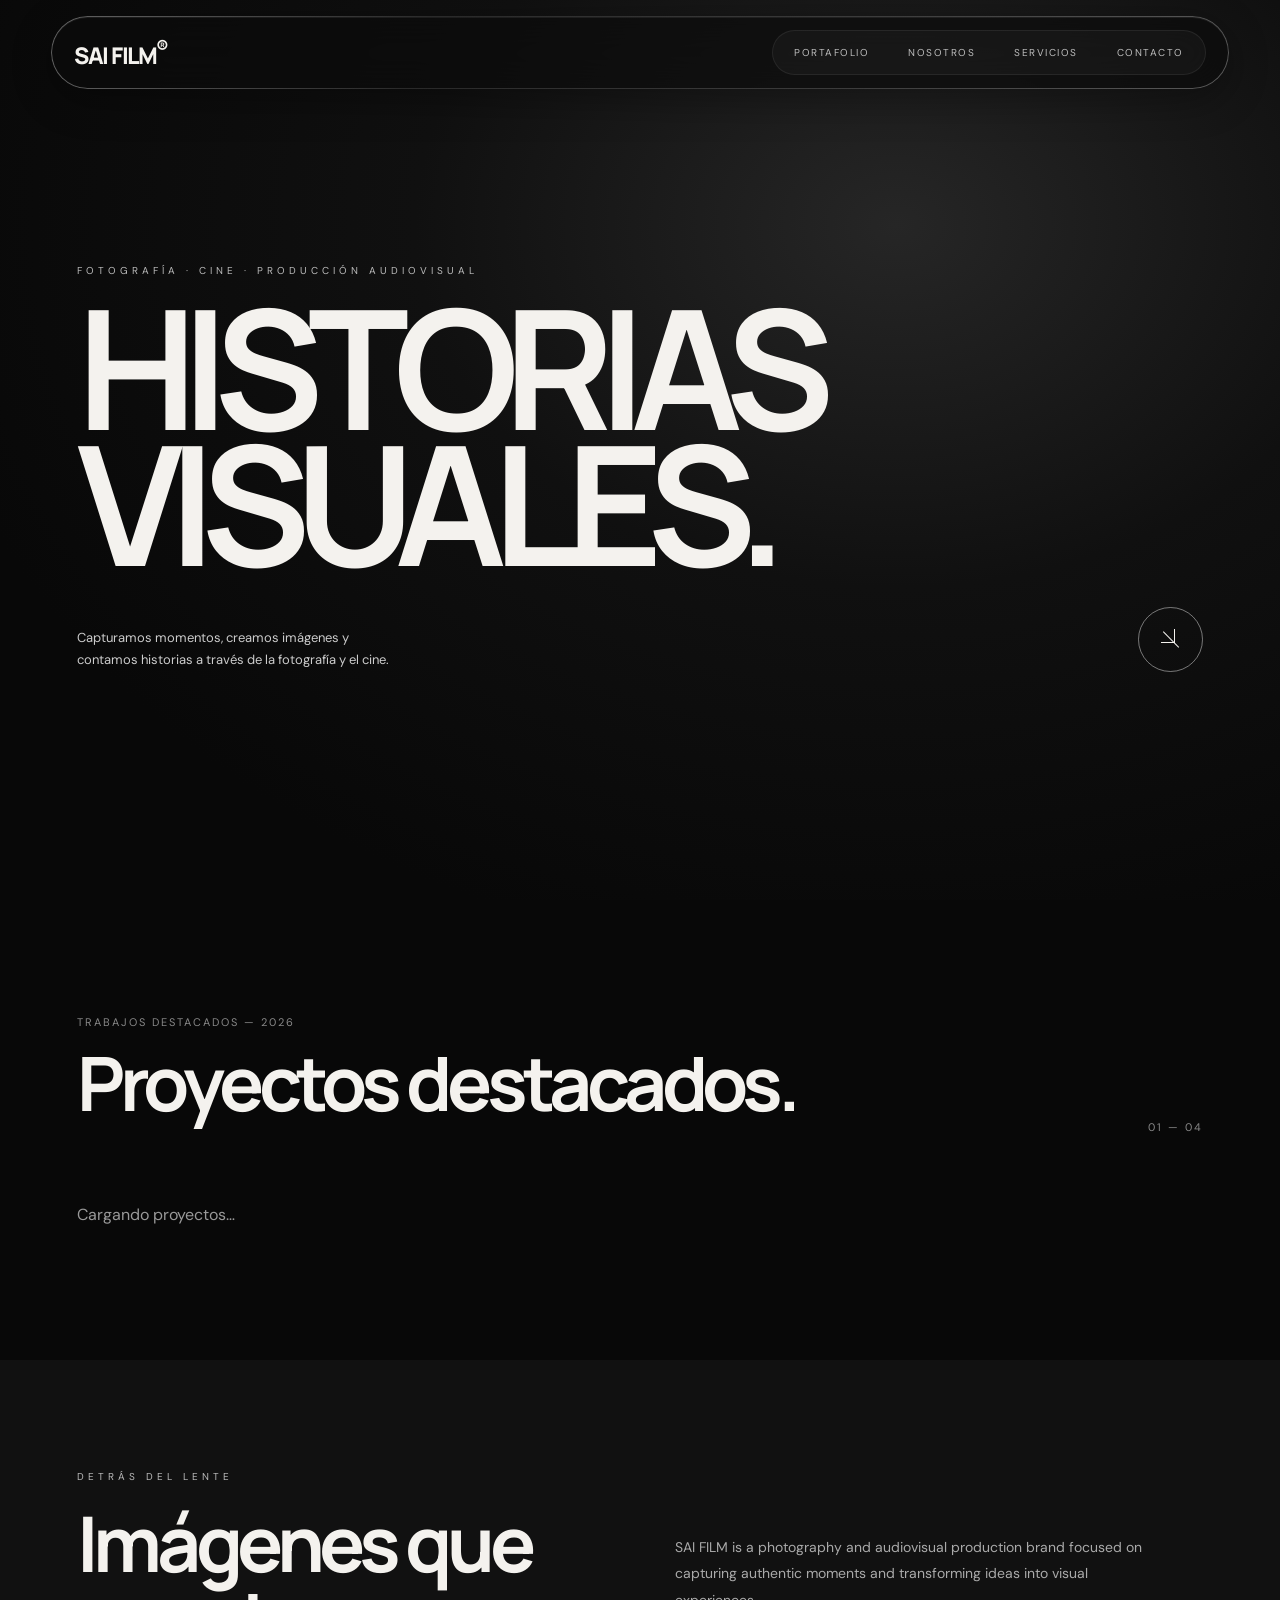
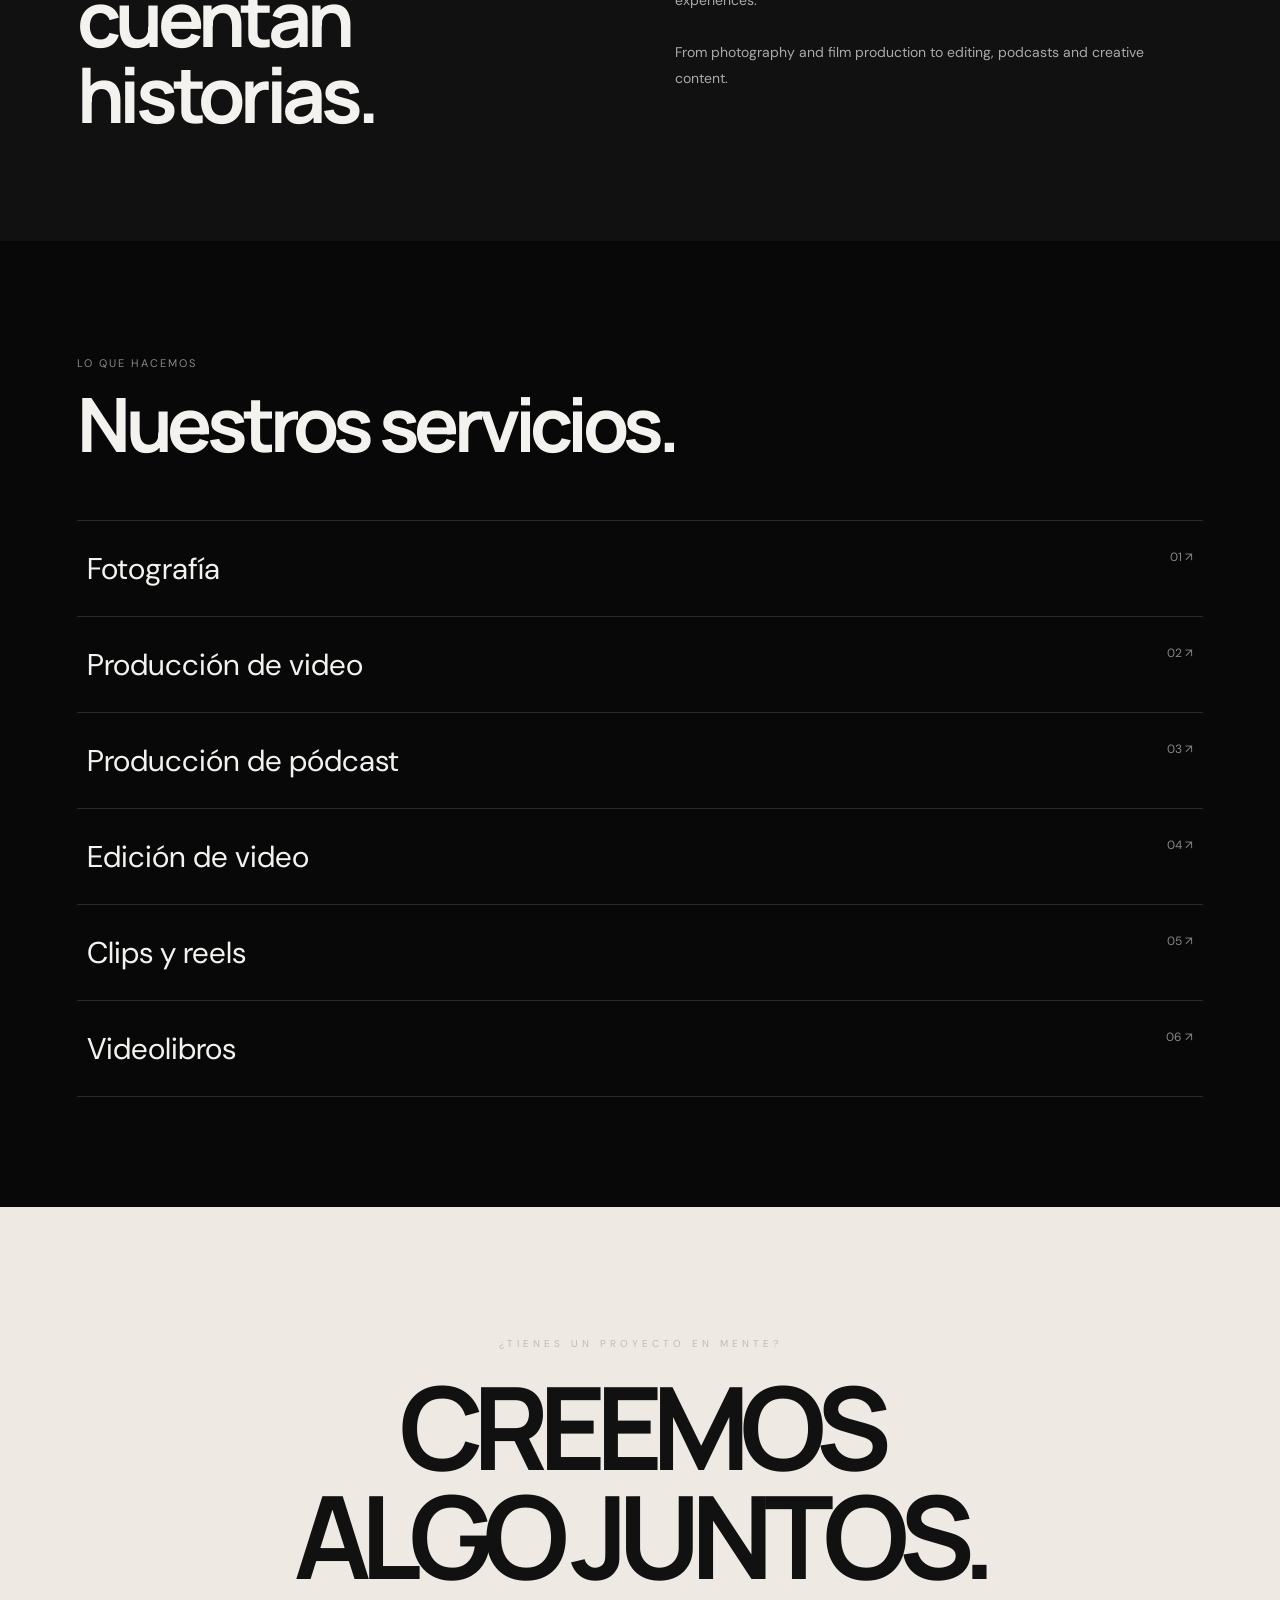
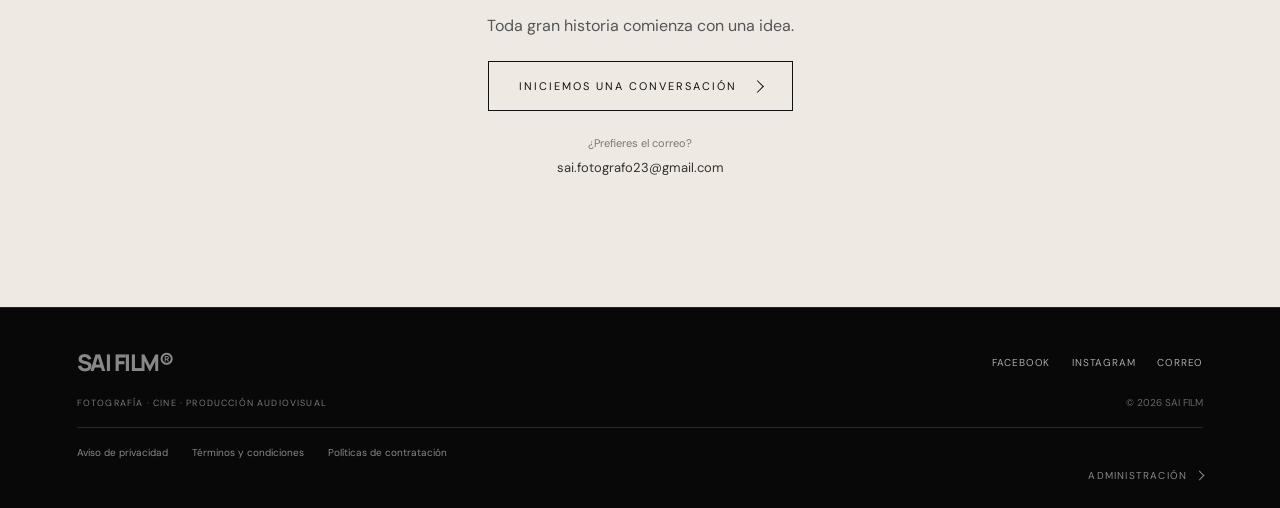
<file: index.html>
<!DOCTYPE html>
<html lang="es">
<head>
  <meta charset="UTF-8">
  <meta name="viewport" content="width=device-width, initial-scale=1.0">
  <meta name="theme-color" content="#080808">
  <meta name="description" content="SAI FILM — Fotografía, cine y producción audiovisual.">
  <title>SAI FILM® — Historias visuales</title>

  <link rel="preconnect" href="https://fonts.googleapis.com">
  <link rel="preconnect" href="https://xypnghzmbrwauzcnjaih.supabase.co" crossorigin>
  <link rel="dns-prefetch" href="//xypnghzmbrwauzcnjaih.supabase.co">
  <link rel="preconnect" href="https://fonts.gstatic.com" crossorigin>
  <link href="https://fonts.googleapis.com/css2?family=DM+Sans:wght@400;500;600;700&family=Manrope:wght@400;500;600;700;800&display=swap" rel="stylesheet">

  <style>
    :root {
      --bg: #080808;
      --white: #f4f2ee;
      --muted: #888;
      --line: #292929;
    }

    * { margin: 0; padding: 0; box-sizing: border-box; }

    html { scroll-behavior: smooth; }

    body {
      background: var(--bg);
      color: var(--white);
      font-family: 'DM Sans', sans-serif;
    }

    a { color: inherit; text-decoration: none; }

    header {
      position: fixed;
      inset: 16px 4% auto;
      z-index: 20;
      width: 92%;
      padding: 13px 22px;
      display: flex;
      align-items: center;
      justify-content: space-between;
      gap: 24px;
      border: 1px solid #ffffff20;
      border-radius: 999px;
      background: rgba(12,12,12,.66);
      -webkit-backdrop-filter: blur(22px) saturate(145%);
      backdrop-filter: blur(22px) saturate(145%);
      box-shadow: 0 10px 40px #0005, inset 0 1px #ffffff12;
      transition: background .35s, border-color .35s, box-shadow .35s, transform .35s;
      animation: menuEnter .8s cubic-bezier(.2,.8,.2,1) both;
    }
    header::before {
      content: "";
      position: absolute;
      inset: -1px;
      border-radius: inherit;
      padding: 1px;
      background: linear-gradient(110deg,#ffffff45,transparent 32%,#ffffff12 68%,#ffffff35);
      -webkit-mask: linear-gradient(#000 0 0) content-box,linear-gradient(#000 0 0);
      -webkit-mask-composite: xor;
      mask-composite: exclude;
      pointer-events: none;
    }
    @keyframes menuEnter { from { opacity:0; transform:translateY(-16px) scale(.985) } to { opacity:1; transform:translateY(0) scale(1) } }

    .logo {
      font-family: 'Manrope', sans-serif;
      font-size: 23px;
      font-weight: 800;
      letter-spacing: -1.5px;
    }

    nav { display: flex; align-items:center; gap: 5px; padding: 4px; border:1px solid #ffffff12; border-radius:999px; background:#ffffff08; }

    nav a, .menu-label {
      font-size: 10px;
      letter-spacing: 1.5px;
      text-transform: uppercase;
    }

    nav a { position:relative; isolation:isolate; color:#bdbdbd; padding:11px 17px; border-radius:999px; transition:color .3s,background .3s,transform .3s; overflow:hidden; }
    nav a::before { content:""; position:absolute; inset:0; z-index:-1; border-radius:inherit; background:linear-gradient(135deg,#ffffff20,#ffffff08); opacity:0; transform:scale(.8); transition:opacity .3s,transform .3s; }
    nav a::after { content:""; position:absolute; height:1px; left:22%; right:22%; bottom:6px; background:#eee; box-shadow:0 0 9px #fff; transform:scaleX(0); transform-origin:center; transition:transform .3s; }
    nav a:hover { color:white; transform:translateY(-1px); }
    nav a:hover::before { opacity:1; transform:scale(1); }
    nav a:hover::after { transform:scaleX(1); }


    .mobile-menu-toggle{display:none}
    @media(max-width:700px){
      header{position:fixed;inset:0 0 auto;width:100%;padding:24px 6%;border:0;border-radius:0;background:transparent;backdrop-filter:none;-webkit-backdrop-filter:none;box-shadow:none;animation:none}
      header::before{display:none}
      .mobile-menu-toggle{display:flex;flex:0 0 38px;width:38px;height:38px;padding:0;align-items:center;justify-content:center;flex-direction:column;gap:6px;border:0;border-radius:0;background:transparent;backdrop-filter:none;-webkit-backdrop-filter:none;z-index:2}
      .mobile-menu-toggle span{display:block;width:15px;height:1px;background:#f4f2ee;transition:transform .3s, width .3s}
      header.menu-open .mobile-menu-toggle span:first-child{transform:translateY(3.5px) rotate(45deg)}
      header.menu-open .mobile-menu-toggle span:last-child{transform:translateY(-3.5px) rotate(-45deg)}
      header nav{display:flex;position:absolute;top:calc(100% + 9px);left:0;right:0;max-width:none;width:100%;padding:9px;flex-direction:column;align-items:stretch;gap:4px;overflow:visible;border:1px solid rgba(255,255,255,.22);border-radius:19px;background:linear-gradient(135deg,rgba(255,255,255,.16),rgba(255,255,255,.045));backdrop-filter:blur(30px) saturate(180%);-webkit-backdrop-filter:blur(30px) saturate(180%);box-shadow:0 20px 55px rgba(0,0,0,.28),inset 0 1px 0 rgba(255,255,255,.2);opacity:0;visibility:hidden;transform:translateY(-8px) scale(.98);transform-origin:top right;transition:opacity .25s,visibility .25s,transform .25s}
      header.menu-open nav{opacity:1;visibility:visible;transform:translateY(0) scale(1)}
      header nav a{display:flex;align-items:center;min-height:44px;padding:12px 15px;font-size:10px;letter-spacing:1.3px}
      header nav a::after{display:none}
      header nav a:active,header nav a:hover{background:#ffffff12}
    }
    .hero {
      min-height: 100svh;
      position: relative;
      display: flex;
      align-items: center;
      padding: 112px 6% 6%;
      overflow: hidden;
      background: radial-gradient(ellipse at 70% 25%, #262626 0%, #101010 38%, #080808 78%);
    }

    /* En laptops, reserva espacio para el menú fijo y evita que el título se recorte. */
    @media (min-width: 701px) {
      .hero-content { width: 100%; }
      h1 { font-size: clamp(64px, 10vw, 138px); }
      .hero-bottom { margin-top: 28px; }
    }
    @media (min-width: 701px) and (max-height: 800px) {
      .hero { min-height: 100vh; padding-top: 104px; padding-bottom: 42px; }
      h1 { font-size: clamp(60px, 8.8vw, 118px); }
      .eyebrow { margin-bottom: 16px; }
      .hero-bottom { margin-top: 22px; }
    }

    .hero-content {
      position: relative;
      z-index: 2;
      animation: appear 1.2s ease both;
    }

    .eyebrow {
      color: #bbb;
      font-size: 10px;
      letter-spacing: 4px;
      text-transform: uppercase;
      margin-bottom: 22px;
    }

    h1 {
      font-family: 'Manrope', sans-serif;
      font-size: clamp(65px, 13vw, 170px);
      line-height: .82;
      letter-spacing: -.09em;
      font-weight: 700;
    }

    .hero-bottom {
      display: flex;
      justify-content: space-between;
      align-items: end;
      margin-top: 35px;
      gap: 20px;
    }

    .hero-bottom p {
      max-width: 330px;
      color: #ccc;
      line-height: 1.7;
      font-size: 13px;
    }

    .circle-link {
      width: 65px;
      height: 65px;
      border: 1px solid #ffffff70;
      border-radius: 50%;
      display: grid;
      place-items: center;
      font-size: 0;
      transition: .3s;
    }
    .circle-link::before {
      content: "";
      width: 13px;
      height: 13px;
      border-right: 1px solid currentColor;
      border-bottom: 1px solid currentColor;
      transform: translate(-3px,-3px);
    }
    .circle-link::after {
      content: "";
      position: absolute;
      width: 22px;
      height: 1px;
      background: currentColor;
      transform: rotate(45deg);
    }
    .circle-link { position: relative; }

    .circle-link:hover {
      background: white;
      color: black;
      transform: rotate(45deg);
    }

    section { padding: 110px 6%; }

    .section-heading {
      display: flex;
      justify-content: space-between;
      align-items: end;
      margin-bottom: 45px;
      gap: 20px;
    }

    .section-heading h2 {
      font-family: 'Manrope', sans-serif;
      font-size: clamp(38px, 6vw, 75px);
      letter-spacing: -.07em;
    }

    .section-heading span {
      color: var(--muted);
      font-size: 11px;
      letter-spacing: 2px;
    }

    .projects {
      display: grid;
      grid-template-columns: 1fr 1fr;
      gap: 55px 22px;
    }

    .project { cursor: pointer; }

    .project-image {
      overflow: hidden;
      aspect-ratio: 16/11;
      background: #191919;
    }

    .project-image img,
    .project-image video {
      width: 100%;
      height: 100%;
      object-fit: cover;
      transition: transform .8s cubic-bezier(.2,.7,.2,1);
      filter: brightness(.83);
    }

    .project:hover img,
    .project:hover video {
      transform: scale(1.045);
      filter: brightness(1);
    }

    .project-cover-video { display:block; }

    .project-info {
      display: flex;
      justify-content: space-between;
      padding-top: 17px;
      gap: 10px;
    }

    .project-info h3 { font-size: 17px; font-weight: 500; }
    .project-info span { color: var(--muted); font-size: 11px; }
    .project-summary { color:#999; font-size:12px; line-height:1.6; margin-top:8px; }
    .empty { color:#999; padding:25px 0; grid-column:1/-1; }
    .project-no-image { height:100%; display:grid; place-items:center; color:#777; font:700 28px Manrope; background:linear-gradient(135deg,#181818,#292929); }
    .modal { width:min(1000px,94vw); max-width:none; max-height:92vh; margin:auto; padding:0; border:1px solid #444; background:#101010; color:#f4f2ee; }
    .modal::backdrop { background:#000e; backdrop-filter:blur(8px); }
    .modal-head { display:flex; justify-content:space-between; align-items:center; padding:18px 22px; gap:15px; }
    .modal-head h2 { font:600 20px Manrope; }
    .modal-close,.slide-nav { background:transparent; color:white; border:1px solid #555; padding:9px 13px; cursor:pointer; }
    .modal-slides { background:#050505; min-height:240px; aspect-ratio:16/9; position:relative; }
    .modal-slide { display:none; width:100%; height:100%; position:absolute; inset:0; }
    .modal-slide.active { display:block; }
    .modal-slide img,.modal-slide iframe { width:100%; height:100%; object-fit:contain; border:0; }
    .modal-foot { display:flex; justify-content:space-between; align-items:center; padding:16px 22px; gap:14px; }
    .modal-text { color:#aaa; padding:0 22px 18px; font-size:13px; line-height:1.7; }
    body.modal-open { overflow:hidden; }

    .about {
      background: #111;
      display: grid;
      grid-template-columns: 1fr 1fr;
      gap: 70px;
      align-items: center;
    }

    .about h2 {
      font-family: 'Manrope', sans-serif;
      font-size: clamp(42px, 6vw, 78px);
      letter-spacing: -.07em;
      line-height: .98;
    }

    .about p {
      color: #aaa;
      line-height: 1.9;
      font-size: 14px;
      margin-top: 25px;
      max-width: 480px;
    }

    .services {
      display: grid;
      grid-template-columns: repeat(2, 1fr);
      border-top: 1px solid var(--line);
    }

    .service {
      padding: 28px 10px;
      border-bottom: 1px solid var(--line);
      font-size: clamp(18px, 3vw, 30px);
      display: flex;
      justify-content: space-between;
    }

    .service span {
      color: var(--muted);
      font-size: 12px;
    }

    .contact {
      background: #eeeae3;
      color: #111;
      text-align: center;
      padding: 130px 6%;
    }

    .contact h2 {
      font-family: 'Manrope', sans-serif;
      font-size: clamp(48px, 10vw, 115px);
      letter-spacing: -.09em;
      line-height: .95;
    }

    .contact p { margin: 25px 0; color: #555; }

    .contact-button {
      display: inline-flex;
      align-items: center;
      gap: 16px;
      border: 1px solid #111;
      padding: 17px 30px;
      font-size: 11px;
      letter-spacing: 2px;
      text-transform: uppercase;
      transition: .3s;
    }
    .contact-button::after {
      content: "";
      width: 8px;
      height: 8px;
      border-top: 1px solid currentColor;
      border-right: 1px solid currentColor;
      transform: rotate(45deg);
      flex: 0 0 auto;
    }

    .contact-button:hover { background: #111; color: white; }
    .contact-email{display:flex;flex-direction:column;align-items:center;gap:6px;margin:24px auto 0!important;font-size:11px;line-height:1.5;color:#777}.contact-email a{color:#333;font-size:13px;text-underline-offset:4px;transition:opacity .2s}.contact-email a:hover{opacity:.65}@media(max-width:700px){.contact{padding:100px 6%}.contact-email{margin-top:20px!important}.contact-email a{font-size:12px}}
    .social-footer{display:flex;align-items:center;justify-content:center;gap:18px;width:100%;padding:8px 0;color:#aaa}.social-footer a{font-size:10px;letter-spacing:.08em;text-transform:uppercase;transition:color .2s}.social-footer a:hover{color:#fff}

    footer {
      padding: 30px 6%;
      display: flex;
      justify-content: space-between;
      color: #888;
      font-size: 11px;
      gap: 15px;
    }

    .reveal {
      opacity: 0;
      transform: translateY(25px);
      transition: opacity .8s, transform .8s;
    }

    .reveal.visible { opacity: 1; transform: none; }

    @keyframes appear {
      from { opacity: 0; transform: translateY(30px); }
      to { opacity: 1; transform: translateY(0); }
    }

    @media(max-width:700px) {
      header { inset:9px 3% auto; width:94%; padding:10px 12px; gap:8px; border-radius:22px; }
      .logo { font-size:17px; letter-spacing:-1px; white-space:nowrap; }
      nav { gap:2px; padding:3px; max-width:76%; overflow-x:auto; scrollbar-width:none; }
      nav::-webkit-scrollbar { display:none; }
      nav a { flex:0 0 auto; padding:10px 9px; font-size:8px; letter-spacing:.35px; white-space:nowrap; }
      nav a::after { bottom:4px; }
      .hero { min-height: 86svh; min-height: 86dvh; align-items: flex-end; padding: 0 5% 10%; }
      .hero-bottom { align-items: center; }
      .circle-link { flex-shrink: 0; }
      section { padding: 80px 5%; }
      .projects { grid-template-columns: 1fr; gap: 35px; }
      .about { grid-template-columns: 1fr; gap: 25px; }
      .services { grid-template-columns: 1fr; }
      footer { flex-wrap: wrap; }
    }

    @media(prefers-reduced-motion:reduce) {
      *, *::before, *::after {
        scroll-behavior: auto !important;
        animation-duration: .01ms !important;
        transition-duration: .01ms !important;
      }
    }
  
    .service-carousel{display:grid;grid-template-columns:38px minmax(0,1fr) 38px;align-items:center;gap:12px;margin-top:20px}
    .service-carousel-track{display:flex;gap:14px;overflow-x:auto;scroll-snap-type:x mandatory;scroll-behavior:smooth;scrollbar-width:none;min-width:0;padding-bottom:5px}
    .service-carousel-track::-webkit-scrollbar{display:none}
    .service-carousel-item{flex:0 0 min(78%,620px);scroll-snap-align:center;display:block;background:#050505;min-width:0}
    .service-carousel-item img{display:block;width:100%;height:clamp(260px,68vh,720px);object-fit:contain;background:#050505}
    .service-carousel-item iframe{display:block;width:100%;height:clamp(260px,68vh,720px);border:0;background:#050505}
    .service-carousel-item span{display:block;padding:10px 12px;color:#bbb;font-size:11px}
    .service-carousel-arrow{position:relative;width:36px;height:36px;border:1px solid #444;border-radius:50%;background:transparent;color:transparent;font-size:0;line-height:1;cursor:pointer;display:grid;place-items:center;transition:border-color .2s,background .2s}
    .service-carousel-arrow::before{content:"";width:8px;height:8px;border-top:1px solid #eee;border-right:1px solid #eee;transform:rotate(45deg);display:block}
    .service-carousel-arrow[data-service-prev]::before{transform:rotate(-135deg)}
    .service-carousel-arrow:hover{background:#ffffff0b}
    .service-carousel-arrow:hover{border-color:#aaa}
    @media(max-width:700px){.service-carousel{display:block;position:relative;margin-top:16px}.service-carousel-track{gap:10px;padding:0 0 8px}.service-carousel-item{flex-basis:100%}.service-carousel-item img,.service-carousel-item iframe{height:58svh;min-height:220px;max-height:560px}.service-carousel-arrow{display:none!important}}
  </style>

<style>
/* Intro breve de marca SAI FILM */
#sai-intro{position:fixed;inset:0;z-index:9999;display:grid;place-items:center;background:#080808;opacity:1;visibility:visible;animation:saiIntroOut .55s ease 1.05s forwards;pointer-events:none}
#sai-intro .intro-logo{position:relative;overflow:hidden;color:#f4f2ee;font-family:Manrope,sans-serif;font-size:clamp(38px,9vw,76px);font-weight:800;letter-spacing:-.085em;opacity:0;transform:translateY(12px);animation:saiLogoIn .65s cubic-bezier(.2,.8,.2,1) .12s forwards}
#sai-intro .intro-logo sup{font-size:.22em;vertical-align:top;letter-spacing:0;margin-left:3px}
#sai-intro .intro-logo:after{content:"";position:absolute;inset:-20% auto -20% -45%;width:28%;background:linear-gradient(90deg,transparent,#ffffffb8,transparent);transform:skewX(-22deg);animation:saiShine .65s ease .48s forwards}
@keyframes saiLogoIn{to{opacity:1;transform:translateY(0)}}
@keyframes saiShine{to{left:125%}}
@keyframes saiIntroOut{to{opacity:0;visibility:hidden}}
@media(prefers-reduced-motion:reduce){#sai-intro{animation-duration:.01ms;animation-delay:0s}#sai-intro .intro-logo{animation:none;opacity:1;transform:none}#sai-intro .intro-logo:after{display:none}}
</style>

</head>

<body>
<div id="sai-intro" aria-hidden="true"><div class="intro-logo">SAI FILM<sup>®</sup></div></div>
<script>
(()=>{const intro=document.getElementById("sai-intro");if(!intro)return;try{if(sessionStorage.getItem("saiIntroSeen")==="1"){intro.remove();return}sessionStorage.setItem("saiIntroSeen","1")}catch(e){}window.setTimeout(()=>intro.remove(),1650)})();
</script>


<header>
  <a class="logo" href="#">SAI FILM<sup>®</sup></a>
  <button class="mobile-menu-toggle" type="button" aria-label="Abrir menú" aria-expanded="false" aria-controls="siteNav"><span></span><span></span></button>
  <nav id="siteNav">
    <a href="#work">Portafolio</a>
    <a href="#about">Nosotros</a>
    <a href="#services">Servicios</a>
    <a href="#contact">Contacto</a>
  </nav>
</header>

<main>
  <section class="hero">
    <div class="hero-content">
      <div class="eyebrow">Fotografía · Cine · Producción audiovisual</div>
      <h1>HISTORIAS<br>VISUALES.</h1>
      <div class="hero-bottom">
        <p>Capturamos momentos, creamos imágenes y contamos historias a través de la fotografía y el cine.</p>
        <a class="circle-link" href="#work" aria-label="Ver portafolio"></a>
      </div>
    </div>
  </section>

  <section id="work">
    <div class="section-heading reveal">
      <div>
        <span>TRABAJOS DESTACADOS — 2026</span>
        <h2>Proyectos destacados.</h2>
      </div>
      <span>01 — 04</span>
    </div>

    <div class="projects" id="projectsGrid"><p class="empty">Cargando proyectos…</p></div>
  </section>

  <section class="about" id="about">
    <div class="reveal">
      <div class="eyebrow">DETRÁS DEL LENTE</div>
      <h2>Imágenes que<br>cuentan historias.</h2>
    </div>
    <div class="reveal">
      <p>
        SAI FILM is a photography and audiovisual production brand
        focused on capturing authentic moments and transforming
        ideas into visual experiences.
      </p>
      <p>
        From photography and film production to editing,
        podcasts and creative content.
      </p>
    </div>
  </section>

  <section id="services">
    <div class="section-heading reveal">
      <div>
        <span>LO QUE HACEMOS</span>
        <h2>Nuestros servicios.</h2>
      </div>
    </div>

    <div class="services reveal">
      <div class="service">Fotografía <span>01 ↗</span></div>
      <div class="service">Producción de video <span>02 ↗</span></div>
      <div class="service">Producción de pódcast <span>03 ↗</span></div>
      <div class="service">Edición de video <span>04 ↗</span></div>
      <div class="service">Clips y reels <span>05 ↗</span></div>
      <div class="service">Videolibros <span>06 ↗</span></div>
    </div>
  </section>

  <section class="contact" id="contact">
    <div class="eyebrow">¿TIENES UN PROYECTO EN MENTE?</div>
    <h2>CREEMOS<br>ALGO JUNTOS.</h2>
    <p>Toda gran historia comienza con una idea.</p>
    <a class="contact-button" href="https://wa.me/528180875122" target="_blank" rel="noopener noreferrer">
      Iniciemos una conversación
    </a>
    <div class="contact-email"><span>¿Prefieres el correo?</span><a href="mailto:sai.fotografo23@gmail.com">sai.fotografo23@gmail.com</a></div>
  </section>
</main>
<dialog class="modal" id="projectModal" aria-label="Galería del proyecto">
  <div class="modal-head"><div><p class="modal-kicker">SAI FILM / PORTAFOLIO</p><h2 id="modalTitle">Proyecto</h2></div><button class="modal-close" id="closeModal" aria-label="Cerrar galería">×</button></div>
  <div class="modal-slides" id="modalSlides"></div>
  <p class="modal-text" id="modalText"></p>
  <div class="modal-foot"><button class="slide-nav" id="prevSlide" aria-label="Fotografía anterior">‹</button><span id="slideCount">01 / 01</span><button class="slide-nav" id="nextSlide" aria-label="Fotografía siguiente">›</button></div>
</dialog>
<footer>
  <a class="logo" href="#">SAI FILM®</a>
  <span>FOTOGRAFÍA · CINE · PRODUCCIÓN AUDIOVISUAL</span>
  <span>© 2026 SAI FILM</span>
  <div class="social-footer" aria-label="Redes sociales"><a href="https://www.facebook.com/share/1PcmtosU8C/" target="_blank" rel="noopener noreferrer">Facebook</a><a href="https://www.instagram.com/sai.fotografo?obrf=MThwemNiejVtdGhlcA==" target="_blank" rel="noopener noreferrer">Instagram</a><a href="mailto:sai.fotografo23@gmail.com">Correo</a></div>
  <div class="legal-footer-links" aria-label="Información legal">
    <a href="./aviso-de-privacidad.html">Aviso de privacidad</a>
    <a href="./terminos-y-condiciones.html">Términos y condiciones</a>
    <a href="./politicas-de-contratacion.html">Políticas de contratación</a>
  </div>
  <a class="admin-footer-link" href="./admin/" aria-label="Entrar al administrador de SAI FILM">Administración</a>
</footer>
<style>
  .admin-footer-link{font-size:10px;letter-spacing:.12em;text-transform:uppercase;color:#888;text-decoration:none;transition:color .25s ease}
  .admin-footer-link{display:inline-flex;align-items:center;gap:9px}
  .admin-footer-link::after{content:"";width:6px;height:6px;border-top:1px solid currentColor;border-right:1px solid currentColor;transform:rotate(45deg);transition:transform .25s ease}
  .admin-footer-link:hover::after{transform:translateX(3px) rotate(45deg)}
  .admin-footer-link:hover,.admin-footer-link:focus-visible{color:#fff}
  .legal-footer-links{display:flex;flex-wrap:wrap;justify-content:center;gap:10px 18px;width:100%;padding:10px 0 2px;border-top:1px solid #292929}
  .legal-footer-links a{font-size:10px;color:#888;transition:color .2s}
  .legal-footer-links a:hover,.legal-footer-links a:focus-visible{color:#fff}
  /* Footer editorial: jerarquía clara y alineación consistente */
  footer{
    display:grid;
    grid-template-columns:minmax(0,1fr) auto;
    align-items:center;
    gap:18px 28px;
    padding:38px 6% 26px;
    border-top:1px solid #242424;
    background:#080808;
  }
  footer>.logo{justify-self:start}
  footer>span:nth-of-type(1){justify-self:start;color:#777;letter-spacing:.13em;font-size:9px}
  footer>span:nth-of-type(2){justify-self:end;color:#666;font-size:10px}
  .social-footer{grid-column:2;grid-row:1;justify-self:end;width:auto;padding:0;gap:22px}
  .legal-footer-links{grid-column:1 / -1;justify-content:flex-start;padding:18px 0 0;gap:12px 24px}
  .admin-footer-link{grid-column:1 / -1;justify-self:end;margin-top:-8px}
  @media(max-width:700px){
    footer{
      grid-template-columns:1fr;
      justify-items:center;
      gap:17px;
      padding:34px 7% 26px;
      text-align:center;
    }
    footer>.logo,footer>span:nth-of-type(1),footer>span:nth-of-type(2),
    .social-footer,.legal-footer-links,.admin-footer-link{
      grid-column:1;
      grid-row:auto;
      justify-self:center;
      width:100%;
    }
    footer>span:nth-of-type(1){max-width:260px;line-height:1.7;font-size:9px}
    footer>span:nth-of-type(2){font-size:10px}
    .social-footer{gap:24px;padding:3px 0 5px}
    .social-footer a{font-size:10px}
    .legal-footer-links{justify-content:center;gap:13px 18px;padding:18px 0 0}
    .legal-footer-links a{font-size:9px}
    .admin-footer-link{padding-top:2px;flex-basis:auto}
  }{footer{gap:14px;flex-wrap:wrap}.social-footer{gap:16px}.legal-footer-links{gap:12px 16px}.legal-footer-links a{font-size:10px}.admin-footer-link{flex-basis:100%;text-align:center;padding-top:8px}}
</style>

<script>
  const observer = new IntersectionObserver(entries => {
    entries.forEach(entry => {
      if (entry.isIntersecting) {
        entry.target.classList.add('visible');
        observer.unobserve(entry.target);
      }
    });
  }, { threshold: 0.12 });

  document.querySelectorAll('.reveal').forEach(el => observer.observe(el));
</script>


<style>
#services .services{display:grid;grid-template-columns:1fr;gap:0}.service-accordion{border-bottom:1px solid #555}.service-accordion:first-child{border-top:1px solid #555}.service-accordion summary{list-style:none;cursor:pointer;display:flex;align-items:center;justify-content:space-between;gap:18px;padding:22px 4px;font-size:clamp(18px,2.5vw,27px);font-weight:500}.service-accordion summary::-webkit-details-marker{display:none}.service-accordion summary:after{content:'＋';font-size:18px;color:#aaa}.service-accordion[open] summary:after{content:'−'}.service-number{font-size:11px;letter-spacing:.12em;color:#999}.service-portfolio-content{padding:0 4px 28px}.service-portfolio-content>p{max-width:650px;color:#aaa;line-height:1.6}.service-photo-grid{display:grid;grid-template-columns:repeat(auto-fill,minmax(min(220px,100%),1fr));gap:12px}.service-photo-grid a{display:block;position:relative;overflow:hidden;background:#171717;color:#fff;text-decoration:none}.service-photo-grid img{display:block;width:100%;aspect-ratio:4/3;object-fit:cover;transition:transform .4s}.service-photo-grid a:hover img{transform:scale(1.035)}.service-photo-grid a span{display:block;padding:9px 10px;font-size:11px}.service-empty{font-size:13px;color:#999}@media(max-width:600px){.service-accordion summary{padding:18px 2px}.service-photo-grid{grid-template-columns:repeat(2,minmax(0,1fr));gap:8px}}
</style>
<script type="module" src="./js/portfolio.js?v=24"></script>

<style>
/* Carrusel editorial minimalista */
.modal{width:min(1180px,96vw);max-width:none;max-height:94svh;height:auto;margin:auto;padding:clamp(14px,2.2vw,28px);border:1px solid #292929;border-radius:2px;background:#090909;color:#f4f2ee;overflow:auto;box-shadow:0 24px 100px #000b}
.modal::backdrop{background:rgba(0,0,0,.94);backdrop-filter:blur(10px)}
.modal-head{display:flex;align-items:center;justify-content:space-between;gap:20px;padding:0 0 16px;border-bottom:1px solid #242424}
.modal-kicker{margin:0 0 5px;color:#777;font-size:9px;letter-spacing:.2em}
.modal-head h2{font:500 clamp(16px,2vw,21px) Manrope,sans-serif;letter-spacing:-.025em}
.modal-close{width:38px;height:38px;display:grid;place-items:center;border:0;background:transparent;color:#aaa;font-size:28px;font-weight:300;cursor:pointer;transition:color .2s}
.modal-close:hover{color:#fff}
.modal-slides{position:relative;display:grid;place-items:center;width:100%;height:min(68svh,760px);min-height:220px;margin:16px auto 0;background:#050505;overflow:hidden;aspect-ratio:16/10}
.modal-slide{display:none;position:absolute;inset:0;width:100%;height:100%;align-items:center;justify-content:center}
.modal-slide.active{display:flex;animation:galleryFade .35s ease both}
.modal-slide img,.modal-slide iframe{display:block;width:100%;height:100%;object-fit:contain;border:0}
.modal-slide img{user-select:none;-webkit-user-drag:none}
.slide-caption{position:absolute;left:0;right:0;bottom:0;margin:0;padding:30px 18px 13px;background:linear-gradient(transparent,rgba(0,0,0,.68));color:#eee;font-size:11px;letter-spacing:.04em}
.modal-text{max-width:720px;margin:12px auto 0;padding:0;color:#777;font-size:11px;line-height:1.6;text-align:center}
.modal-foot{display:flex;align-items:center;justify-content:center;gap:26px;padding:16px 0 0}
.modal-foot #slideCount{min-width:58px;color:#888;font-size:10px;letter-spacing:.16em;text-align:center;font-variant-numeric:tabular-nums}
.slide-nav{width:34px;height:34px;padding:0;border:1px solid #333;border-radius:50%;background:transparent;color:#ddd;font-size:23px;line-height:1;cursor:pointer;transition:background .2s,border-color .2s,color .2s}
.slide-nav:hover:not(:disabled){border-color:#888;background:#fff;color:#080808}
.slide-nav:disabled{opacity:.2;cursor:default}
@keyframes galleryFade{from{opacity:0}to{opacity:1}}
@media(max-width:700px){
 .modal{width:100vw;max-width:none;max-height:100svh;height:100svh;padding:14px 12px;border:0}
 .modal-head{padding-bottom:12px}
 .modal-slides{height:min(66svh,680px);min-height:180px;margin-top:12px;aspect-ratio:auto}
 .modal-slide img{object-fit:contain}
 .modal-foot{padding-top:14px;gap:22px}
 .slide-nav{width:38px;height:38px}
 .modal-text{font-size:10px;margin-top:10px}
}
@media(prefers-reduced-motion:reduce){.modal-slide.active{animation:none}}
/* Proyecto: vista vertical tipo Reels para videos locales dentro del carrusel. */
.media-card video.admin-video-preview{width:100%;height:150px;object-fit:contain;background:#050505}.modal-slide video{display:block;width:100%;height:100%;object-fit:contain;background:#050505}.modal-slides.video-active{width:min(100%,430px);height:min(72svh,760px);min-height:260px;aspect-ratio:9/16;background:#000}.modal-slides.video-active .modal-slide video,.modal-slides.video-active .modal-slide iframe{width:100%;height:100%;object-fit:contain}@media(max-width:700px){.modal-slides.video-active{width:min(100%,430px);height:min(70svh,680px);min-height:230px;margin-inline:auto}}
</style>


<style>
/* En móvil, evita el zoom por doble toque en todo el sitio.
   manipulation conserva el desplazamiento y el zoom por pellizco. */
@media (max-width:700px) {
  html, body, main, section, a, button, img,
  .service-carousel, .service-carousel-track, .service-carousel-item,
  #projectModal,
  #projectModal .modal-head,
  #projectModal .modal-slides,
  #projectModal .modal-slide,
  #projectModal .modal-slide img,
  #projectModal .modal-foot,
  #projectModal button,
  #projectModal #slideCount {
    touch-action: manipulation;
    -webkit-tap-highlight-color: transparent;
  }
}
</style>


<style>
.service-video{width:100%;min-width:0;background:#050505;overflow:hidden}.service-video iframe{display:block;width:100%;aspect-ratio:16/9;border:0;background:#050505}.service-video-file video{display:block;width:100%;height:clamp(260px,68vh,680px);object-fit:contain;object-position:center;background:#050505;border:0}.service-video span{display:block;padding:9px 10px;font-size:11px;color:#ddd}@media(max-width:700px){.service-video-file video{width:100%;height:clamp(220px,52svh,460px);min-height:220px;max-height:460px;object-fit:contain;object-position:center}}
</style>

<script>
(()=>{
 const header=document.querySelector('header');
 const toggle=document.querySelector('.mobile-menu-toggle');
 const nav=document.querySelector('#siteNav');
 if(!header||!toggle||!nav)return;
 const close=()=>{header.classList.remove('menu-open');toggle.setAttribute('aria-expanded','false');toggle.setAttribute('aria-label','Abrir menú')};
 toggle.addEventListener('click',()=>{const open=!header.classList.contains('menu-open');header.classList.toggle('menu-open',open);toggle.setAttribute('aria-expanded',String(open));toggle.setAttribute('aria-label',open?'Cerrar menú':'Abrir menú')});
 nav.querySelectorAll('a').forEach(a=>a.addEventListener('click',close));
 document.addEventListener('pointerdown',e=>{
   if(!header.classList.contains('menu-open'))return;
   if(!header.contains(e.target))close();
 },true);
 document.addEventListener('click',e=>{
   if(!header.classList.contains('menu-open'))return;
   if(!header.contains(e.target))close();
 },true);
 document.addEventListener('keydown',e=>{if(e.key==='Escape')close()});
 window.addEventListener('resize',()=>{if(window.innerWidth>700)close()});
})();
</script>

<style>
.service-swipe-hint{display:none;align-items:center;justify-content:center;gap:9px;padding:13px 0 2px;color:#858585;font-size:8px;letter-spacing:.24em;opacity:0;transform:translateY(4px);transition:opacity .35s,transform .35s;pointer-events:none}
.service-swipe-hint.is-visible{display:flex;opacity:1;transform:translateY(0)}
.service-swipe-hint i{position:relative;display:block;width:25px;height:1px;background:#666;animation:serviceSwipe 1.35s ease-in-out infinite}
.service-swipe-hint i:after{content:"";position:absolute;right:0;top:-3px;width:6px;height:6px;border-top:1px solid #888;border-right:1px solid #888;transform:rotate(45deg)}
@keyframes serviceSwipe{0%,100%{transform:translateX(-3px);opacity:.45}50%{transform:translateX(4px);opacity:1}}
@media(prefers-reduced-motion:reduce){.service-swipe-hint i{animation:none}}
</style>

</body>
</html>
</file>
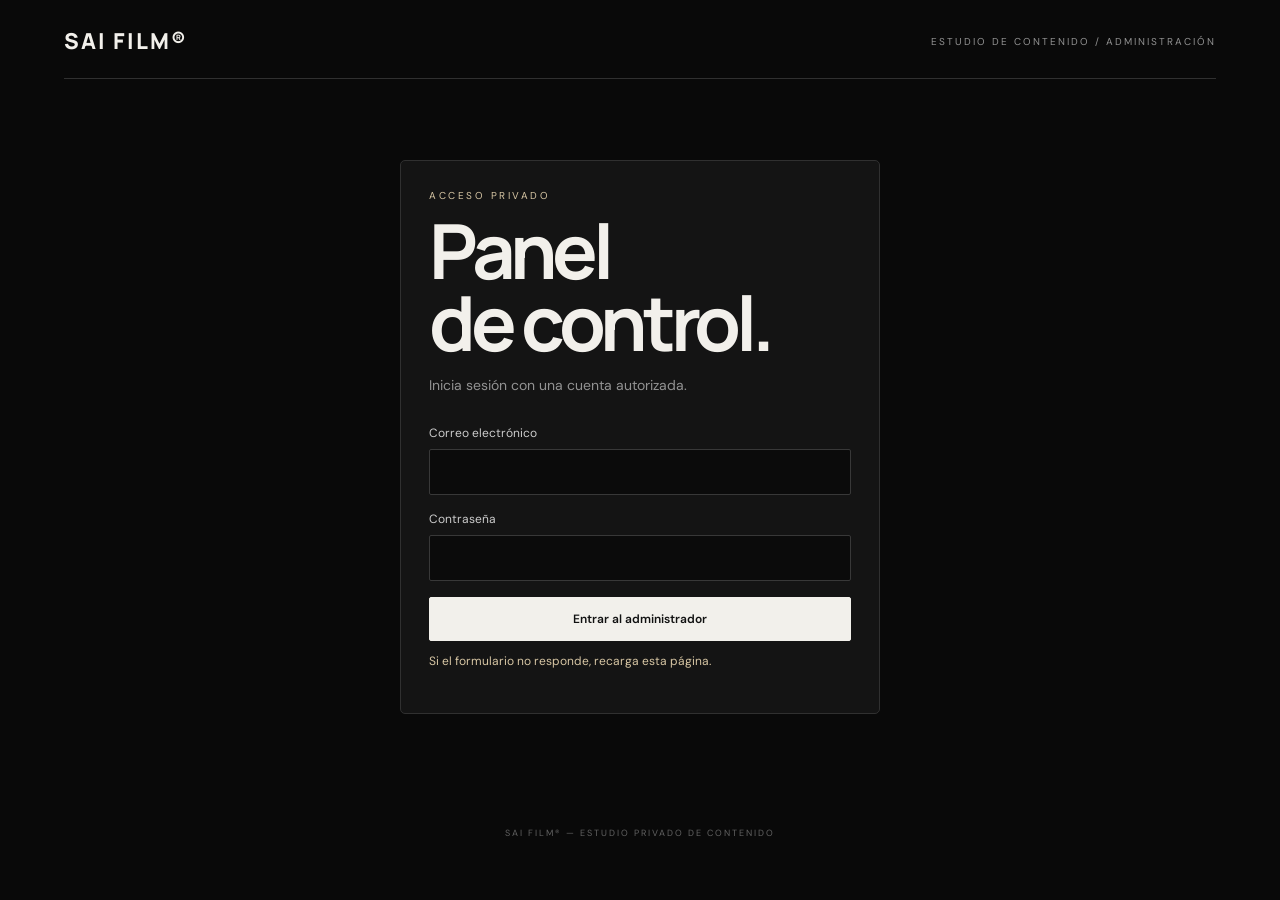
<file: admin/index.html>
<!doctype html>
<html lang="es"><head><meta charset="utf-8"><meta name="viewport" content="width=device-width,initial-scale=1"><meta name="robots" content="noindex,nofollow"><title>SAI FILM — Estudio de contenido</title><link rel="stylesheet" href="./admin.css?v=5"></head>
<body><main class="shell"><header class="top"><a href="../" class="brand">SAI FILM®</a><span>ESTUDIO DE CONTENIDO / ADMINISTRACIÓN</span></header>
<section id="loginView" class="login panel"><p class="eyebrow">ACCESO PRIVADO</p><h1>Panel<br>de control.</h1><p class="muted">Inicia sesión con una cuenta autorizada.</p><form id="loginForm"><label>Correo electrónico<input id="email" type="email" required></label><label>Contraseña<input id="password" type="password" required></label><button class="primary" type="submit">Entrar al administrador</button></form><p id="loginMessage" class="message" role="status" aria-live="polite">Si el formulario no responde, recarga esta página.</p></section>
<section id="appView" hidden><div class="welcome"><div><p class="eyebrow">GESTIÓN DE CONTENIDO</p><h1>Tu portafolio.</h1><p class="muted">Edita proyectos, galerías, categorías y todo el contenido visible del sitio.</p></div><button id="logoutBtn" class="ghost">Cerrar sesión</button></div>
<nav class="tabs"><button class="tab active" data-tab="projectsPanel">Proyectos y galerías</button><button class="tab" data-tab="sitePanel">Contenido del sitio</button><button class="tab" data-tab="categoriesPanel">Categorías</button><button class="tab" data-tab="servicesPanel">Portafolios de servicios</button></nav>
<section id="projectsPanel" class="tab-panel"><div class="layout"><aside class="panel sidebar"><button id="newProjectBtn" class="primary full">＋ Nuevo proyecto</button><h2>Proyectos</h2><div id="projectList" class="project-list"></div></aside>
<section class="panel editor"><div class="editor-head"><div><p class="eyebrow">EDITOR DE PROYECTOS</p><h2 id="editorTitle">Nuevo proyecto</h2></div><span id="saveState" class="status">Editor</span></div>
<form id="projectForm"><input type="hidden" id="projectId"><div class="fields"><label class="wide">Nombre del proyecto<input id="title" required maxlength="120"></label><label>Dirección web / URL<input id="slug" required></label><label>Categoría<select id="category" required></select></label><label class="wide">Descripción breve<textarea id="summary" rows="2" maxlength="240"></textarea></label><label class="wide">Descripción completa<textarea id="description" rows="4"></textarea></label><label>Estado<select id="status"><option value="draft">Borrador</option><option value="published">Publicado</option></select></label><label>Orden de aparición<input id="sortOrder" type="number" value="0"></label><label class="check"><input id="featured" type="checkbox"> Proyecto destacado</label></div>
<div class="media-section"><div class="media-heading"><div><p class="eyebrow">ARCHIVOS VISUALES</p><h3>Galería / carrusel</h3></div></div><div class="upload-row"><label class="upload-button">＋ Añadir fotos y videos<input id="imageFiles" class="file-picker-input" type="file" accept="image/*,video/mp4,video/webm,video/quicktime" multiple disabled></label></div><div id="mediaGrid" class="media-grid"><p class="muted">Guarda el proyecto antes de añadir contenido.</p></div><div class="video-add"><input id="videoUrl" type="url" placeholder="Enlace de Instagram Reel, YouTube o Vimeo"><button id="addVideoBtn" type="button" class="ghost">Añadir video</button></div><p class="hint">Puedes mezclar fotos y videos en una misma galería, como un carrusel de Instagram. Selecciona varios archivos; después podrás ordenarlos, añadir textos y elegir la portada. Para videos, se recomiendan MP4 o WebM.</p></div>
<div class="actions"><button class="primary" type="submit">Guardar proyecto</button><button id="deleteProjectBtn" type="button" class="danger" hidden>Eliminar proyecto</button></div></form><p id="appMessage" class="message"></p></section></div></section>
<section id="sitePanel" class="tab-panel panel" hidden><div class="editor-head"><div><p class="eyebrow">CONTENIDO GENERAL</p><h2>Contenido de la página</h2></div></div><p class="muted">Estos campos controlan los textos principales del sitio. Los cambios se reflejan en la página pública al guardar.</p><form id="settingsForm" class="fields settings-fields">
<label class="wide">Texto superior de inicio<input id="heroEyebrow"></label><div class="wide hero-image-control"><label>Imagen de fondo del inicio<input id="heroImageFile" type="file" accept="image/*"></label><img id="heroImagePreview" alt="Vista previa de la imagen principal" hidden></div><label class="wide">Título principal<input id="heroTitle"></label><label class="wide">Texto de introducción<textarea id="heroText" rows="3"></textarea></label>
<label>Texto superior de proyectos<input id="workEyebrow"></label><label>Título de proyectos<input id="workTitle"></label>
<label class="wide">Título de la sección «Nosotros»<input id="aboutTitle"></label><label class="wide">Texto de «Nosotros» — párrafo 1<textarea id="aboutText1" rows="3"></textarea></label><label class="wide">Texto de «Nosotros» — párrafo 2<textarea id="aboutText2" rows="3"></textarea></label>
<label class="wide">Título de servicios<input id="servicesTitle"></label><label class="wide">Servicios (uno por línea, se muestran en ese orden)<textarea id="servicesList" rows="6"></textarea></label>
<label class="wide">Título de contacto<input id="contactTitle"></label><label class="wide">Texto de contacto<textarea id="contactText" rows="2"></textarea></label><label>Correo electrónico de contacto<input id="contactEmail" type="email"></label><label>Texto del botón<input id="contactButton"></label>
<label>Texto del pie de página<input id="footerText"></label><label>Texto secundario del pie de página<input id="footerTagline"></label>
<div class="wide"><button class="primary" type="submit">Guardar contenido del sitio</button></div></form><p id="settingsMessage" class="message"></p></section>
<section id="servicesPanel" class="tab-panel panel" hidden>
<div class="editor-head"><div><p class="eyebrow">MÓDULO INDEPENDIENTE</p><h2>Portafolios de servicios</h2></div></div>
<p class="muted">Crea cada servicio y administra aquí sus fotografías. Este contenido no modifica los proyectos ni las categorías del portafolio principal.</p>
<div class="service-admin-layout">
<aside><form id="serviceForm" class="service-form"><input type="hidden" id="serviceId"><label>Nombre del servicio<input id="serviceName" required maxlength="100" placeholder="Ej. Fotografía"></label><label>Descripción<textarea id="serviceDescription" rows="3" placeholder="Describe brevemente este servicio"></textarea></label><label>Orden de aparición<input id="serviceOrder" type="number" value="0"></label><label class="check"><input id="serviceActive" type="checkbox" checked> Mostrar en la página pública</label><div class="service-form-actions"><button class="primary" type="submit">Guardar servicio</button><button id="serviceNewBtn" type="button" class="ghost">Nuevo</button></div></form><h3>Servicios creados</h3><div id="serviceAdminList" class="service-admin-list"></div></aside>
<div class="service-gallery-editor"><div class="editor-head"><p class="eyebrow">GALERÍA DEL SERVICIO</p><h3 id="serviceGalleryTitle">Selecciona o crea un servicio</h3></div><label class="upload">＋ Añadir fotos o videos<input id="serviceImageFiles" type="file" accept="image/*,video/mp4,video/webm,video/quicktime" multiple disabled></label><div class="video-add"><input id="serviceVideoUrl" type="url" placeholder="Pega un enlace de YouTube o Instagram Reel" aria-label="Enlace de YouTube o Instagram"><button id="serviceVideoAddBtn" type="button" class="ghost">＋ Añadir video / Reel</button></div><div id="serviceMediaGrid" class="media-grid"><p class="muted">Primero guarda un servicio.</p></div><p id="serviceMessage" class="message" role="status"></p></div>
</div></section>
<section id="categoriesPanel" class="tab-panel panel" hidden><div class="editor-head"><div><p class="eyebrow">ORGANIZACIÓN DEL PORTAFOLIO</p><h2>Categorías</h2></div></div><form id="categoryForm" class="category-form"><input id="categoryName" placeholder="Nombre de la categoría" required><input id="categoryOrder" type="number" placeholder="Orden" value="0"><button class="primary">Añadir categoría</button></form><div id="categoryList" class="category-list"></div><p id="categoryMessage" class="message"></p></section>
</section><footer>SAI FILM® — ESTUDIO PRIVADO DE CONTENIDO</footer></main><script>
window.addEventListener('error', function(e) {
  var m=document.getElementById('loginMessage');
  if(m) { m.textContent='Error al cargar el administrador: '+(e.message||'No se pudo cargar un archivo JavaScript.')+' Archivo: '+(e.filename||'desconocido')+' — línea '+(e.lineno||'?')+', columna '+(e.colno||'?'); m.classList.add('error'); }
});
window.addEventListener('unhandledrejection', function(e) {
  var m=document.getElementById('loginMessage');
  if(m) { var reason=e.reason; m.textContent='Error de conexión: '+(reason&&reason.message?reason.message:String(reason||'Error desconocido')); m.classList.add('error'); }
});
</script>
<script type="module" src="./admin.js?v=19"></script></body></html>
</file>
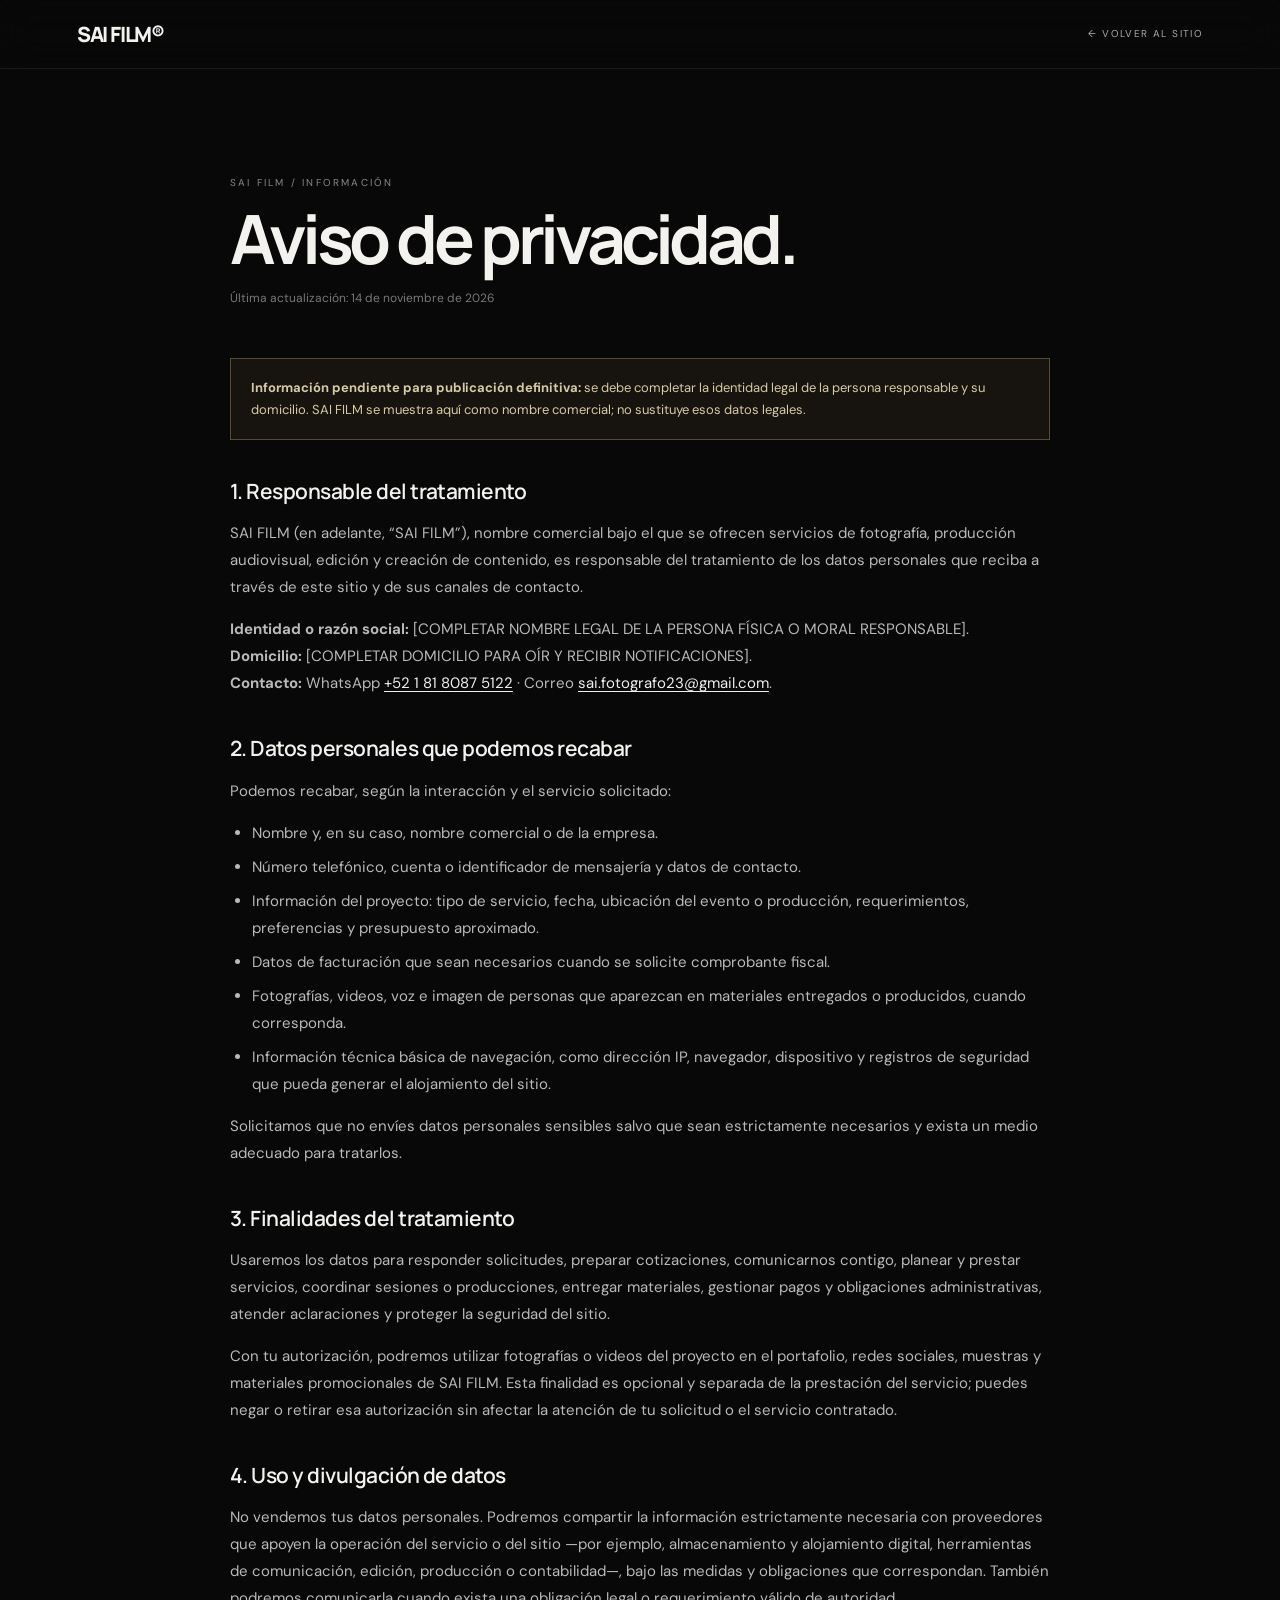
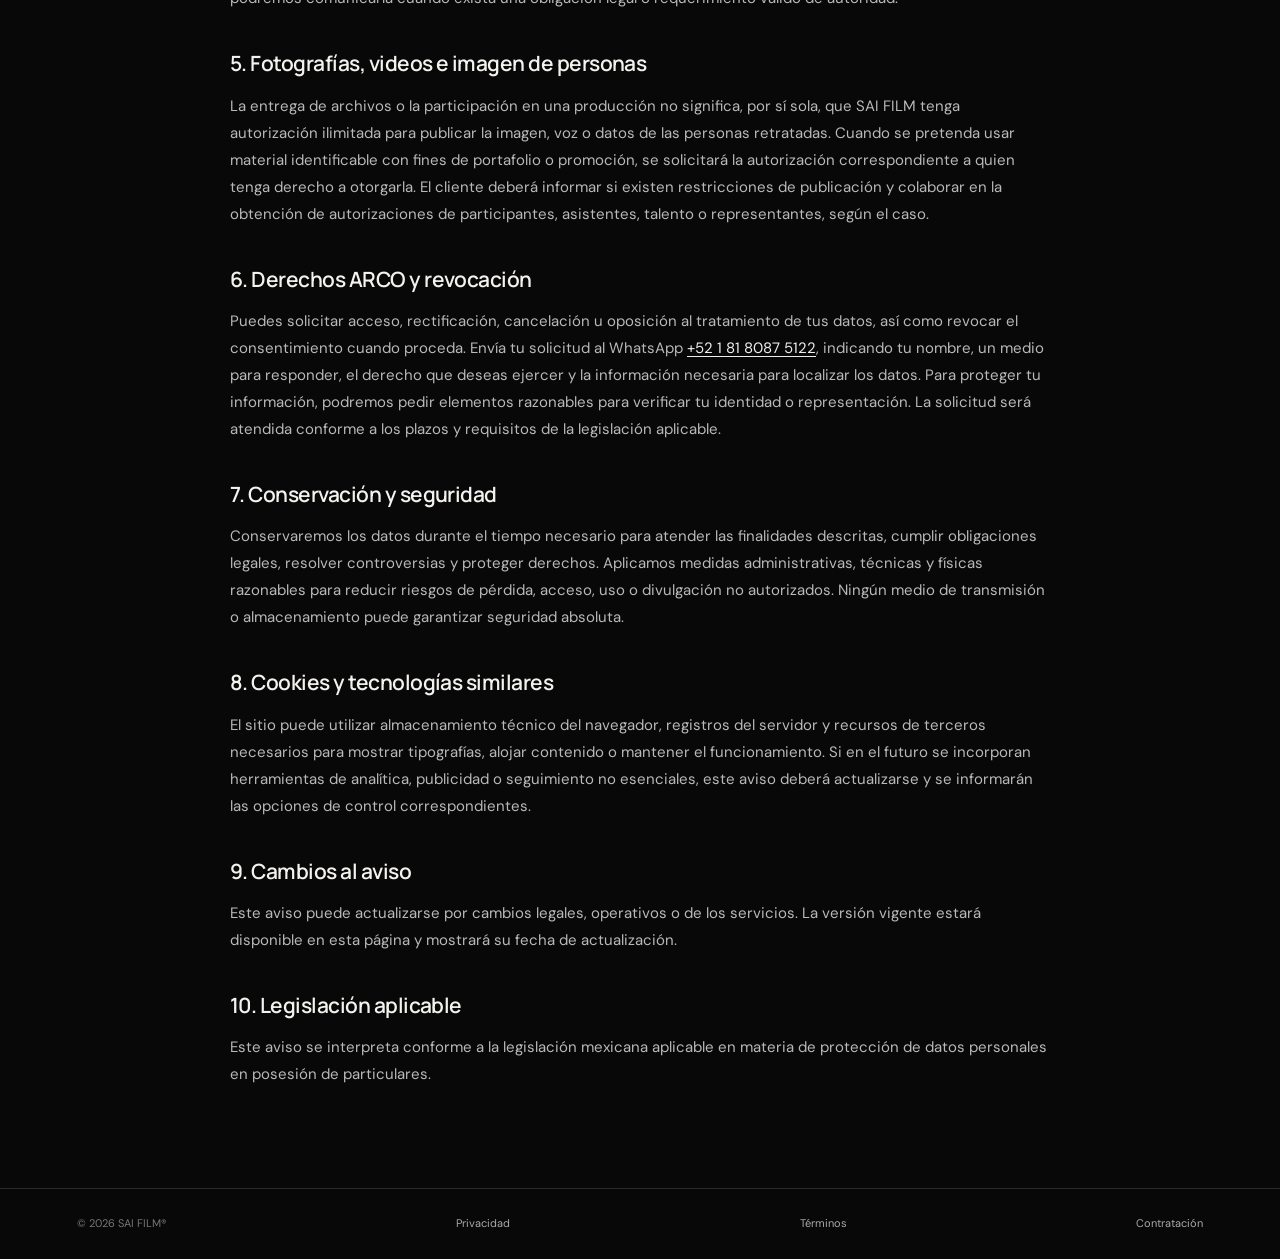
<file: aviso-de-privacidad.html>
<!doctype html>
<html lang="es">
<head>
<meta charset="utf-8">
<meta name="viewport" content="width=device-width,initial-scale=1">
<meta name="theme-color" content="#080808">
<meta name="description" content="Aviso de privacidad — SAI FILM.">
<title>Aviso de privacidad | SAI FILM®</title>
<link rel="preconnect" href="https://fonts.googleapis.com">
<link href="https://fonts.googleapis.com/css2?family=DM+Sans:wght@400;500;600;700&family=Manrope:wght@400;500;600;700;800&display=swap" rel="stylesheet">
<style>
:root{color-scheme:dark;--bg:#080808;--fg:#f4f2ee;--muted:#999;--line:#292929}
*{box-sizing:border-box}html{scroll-behavior:smooth}body{margin:0;background:var(--bg);color:var(--fg);font:15px/1.8 'DM Sans',sans-serif}
a{color:inherit}.top{position:sticky;top:0;z-index:5;display:flex;justify-content:space-between;align-items:center;padding:20px 6%;background:#080808df;backdrop-filter:blur(18px);border-bottom:1px solid #ffffff14}
.logo{font:800 21px Manrope,sans-serif;letter-spacing:-1.2px;text-decoration:none}.back{font-size:10px;letter-spacing:.14em;text-transform:uppercase;color:#aaa;text-decoration:none}
main{width:min(820px,88%);margin:clamp(55px,9vw,105px) auto 100px}.eyebrow{color:#888;font-size:10px;letter-spacing:.22em;text-transform:uppercase}
h1{font:700 clamp(38px,7vw,68px)/1.02 Manrope,sans-serif;letter-spacing:-.065em;margin:12px 0 15px}
.updated{color:#777;font-size:12px;margin-bottom:48px}
h2{font:600 21px/1.3 Manrope,sans-serif;letter-spacing:-.025em;margin:38px 0 10px}
p,li{color:#b9b9b9}ul{padding-left:22px}li{margin:7px 0}
.notice{margin:30px 0;padding:18px 20px;border:1px solid #554b34;background:#17140f;color:#d8c9a6;font-size:13px;line-height:1.7}
a.inline{color:#eee;text-underline-offset:3px}
footer{border-top:1px solid var(--line);padding:25px 6%;display:flex;justify-content:space-between;gap:15px;flex-wrap:wrap;color:#777;font-size:11px}
footer a{text-decoration:none;color:#aaa}
@media(max-width:600px){.top{padding:16px 5%}.back{font-size:9px}main{width:90%;margin-top:48px}h2{font-size:19px}}
</style>
</head>
<body>
<header class="top"><a class="logo" href="./">SAI FILM®</a><a class="back" href="./">← Volver al sitio</a></header>
<main><p class="eyebrow">SAI FILM / INFORMACIÓN</p>
<h1>Aviso de privacidad.</h1>
<p class="updated">Última actualización: 14 de noviembre de 2026</p>
<div class="notice"><strong>Información pendiente para publicación definitiva:</strong> se debe completar la identidad legal de la persona responsable y su domicilio. SAI FILM se muestra aquí como nombre comercial; no sustituye esos datos legales.</div>
<h2>1. Responsable del tratamiento</h2>
<p>SAI FILM (en adelante, “SAI FILM”), nombre comercial bajo el que se ofrecen servicios de fotografía, producción audiovisual, edición y creación de contenido, es responsable del tratamiento de los datos personales que reciba a través de este sitio y de sus canales de contacto.</p>
<p><strong>Identidad o razón social:</strong> [COMPLETAR NOMBRE LEGAL DE LA PERSONA FÍSICA O MORAL RESPONSABLE].<br><strong>Domicilio:</strong> [COMPLETAR DOMICILIO PARA OÍR Y RECIBIR NOTIFICACIONES].<br><strong>Contacto:</strong> WhatsApp <a class="inline" href="https://wa.me/528180875122" target="_blank" rel="noopener">+52 1 81 8087 5122</a> · Correo <a class="inline" href="mailto:sai.fotografo23@gmail.com">sai.fotografo23@gmail.com</a>.</p>
<h2>2. Datos personales que podemos recabar</h2>
<p>Podemos recabar, según la interacción y el servicio solicitado:</p>
<ul><li>Nombre y, en su caso, nombre comercial o de la empresa.</li><li>Número telefónico, cuenta o identificador de mensajería y datos de contacto.</li><li>Información del proyecto: tipo de servicio, fecha, ubicación del evento o producción, requerimientos, preferencias y presupuesto aproximado.</li><li>Datos de facturación que sean necesarios cuando se solicite comprobante fiscal.</li><li>Fotografías, videos, voz e imagen de personas que aparezcan en materiales entregados o producidos, cuando corresponda.</li><li>Información técnica básica de navegación, como dirección IP, navegador, dispositivo y registros de seguridad que pueda generar el alojamiento del sitio.</li></ul>
<p>Solicitamos que no envíes datos personales sensibles salvo que sean estrictamente necesarios y exista un medio adecuado para tratarlos.</p>
<h2>3. Finalidades del tratamiento</h2>
<p>Usaremos los datos para responder solicitudes, preparar cotizaciones, comunicarnos contigo, planear y prestar servicios, coordinar sesiones o producciones, entregar materiales, gestionar pagos y obligaciones administrativas, atender aclaraciones y proteger la seguridad del sitio.</p>
<p>Con tu autorización, podremos utilizar fotografías o videos del proyecto en el portafolio, redes sociales, muestras y materiales promocionales de SAI FILM. Esta finalidad es opcional y separada de la prestación del servicio; puedes negar o retirar esa autorización sin afectar la atención de tu solicitud o el servicio contratado.</p>
<h2>4. Uso y divulgación de datos</h2>
<p>No vendemos tus datos personales. Podremos compartir la información estrictamente necesaria con proveedores que apoyen la operación del servicio o del sitio —por ejemplo, almacenamiento y alojamiento digital, herramientas de comunicación, edición, producción o contabilidad—, bajo las medidas y obligaciones que correspondan. También podremos comunicarla cuando exista una obligación legal o requerimiento válido de autoridad.</p>
<h2>5. Fotografías, videos e imagen de personas</h2>
<p>La entrega de archivos o la participación en una producción no significa, por sí sola, que SAI FILM tenga autorización ilimitada para publicar la imagen, voz o datos de las personas retratadas. Cuando se pretenda usar material identificable con fines de portafolio o promoción, se solicitará la autorización correspondiente a quien tenga derecho a otorgarla. El cliente deberá informar si existen restricciones de publicación y colaborar en la obtención de autorizaciones de participantes, asistentes, talento o representantes, según el caso.</p>
<h2>6. Derechos ARCO y revocación</h2>
<p>Puedes solicitar acceso, rectificación, cancelación u oposición al tratamiento de tus datos, así como revocar el consentimiento cuando proceda. Envía tu solicitud al WhatsApp <a class="inline" href="https://wa.me/528180875122" target="_blank" rel="noopener">+52 1 81 8087 5122</a>, indicando tu nombre, un medio para responder, el derecho que deseas ejercer y la información necesaria para localizar los datos. Para proteger tu información, podremos pedir elementos razonables para verificar tu identidad o representación. La solicitud será atendida conforme a los plazos y requisitos de la legislación aplicable.</p>
<h2>7. Conservación y seguridad</h2>
<p>Conservaremos los datos durante el tiempo necesario para atender las finalidades descritas, cumplir obligaciones legales, resolver controversias y proteger derechos. Aplicamos medidas administrativas, técnicas y físicas razonables para reducir riesgos de pérdida, acceso, uso o divulgación no autorizados. Ningún medio de transmisión o almacenamiento puede garantizar seguridad absoluta.</p>
<h2>8. Cookies y tecnologías similares</h2>
<p>El sitio puede utilizar almacenamiento técnico del navegador, registros del servidor y recursos de terceros necesarios para mostrar tipografías, alojar contenido o mantener el funcionamiento. Si en el futuro se incorporan herramientas de analítica, publicidad o seguimiento no esenciales, este aviso deberá actualizarse y se informarán las opciones de control correspondientes.</p>
<h2>9. Cambios al aviso</h2>
<p>Este aviso puede actualizarse por cambios legales, operativos o de los servicios. La versión vigente estará disponible en esta página y mostrará su fecha de actualización.</p>
<h2>10. Legislación aplicable</h2>
<p>Este aviso se interpreta conforme a la legislación mexicana aplicable en materia de protección de datos personales en posesión de particulares.</p>
</main>
<footer><span>© 2026 SAI FILM®</span><a href="./aviso-de-privacidad.html">Privacidad</a><a href="./terminos-y-condiciones.html">Términos</a><a href="./politicas-de-contratacion.html">Contratación</a></footer>
</body></html>
</file>
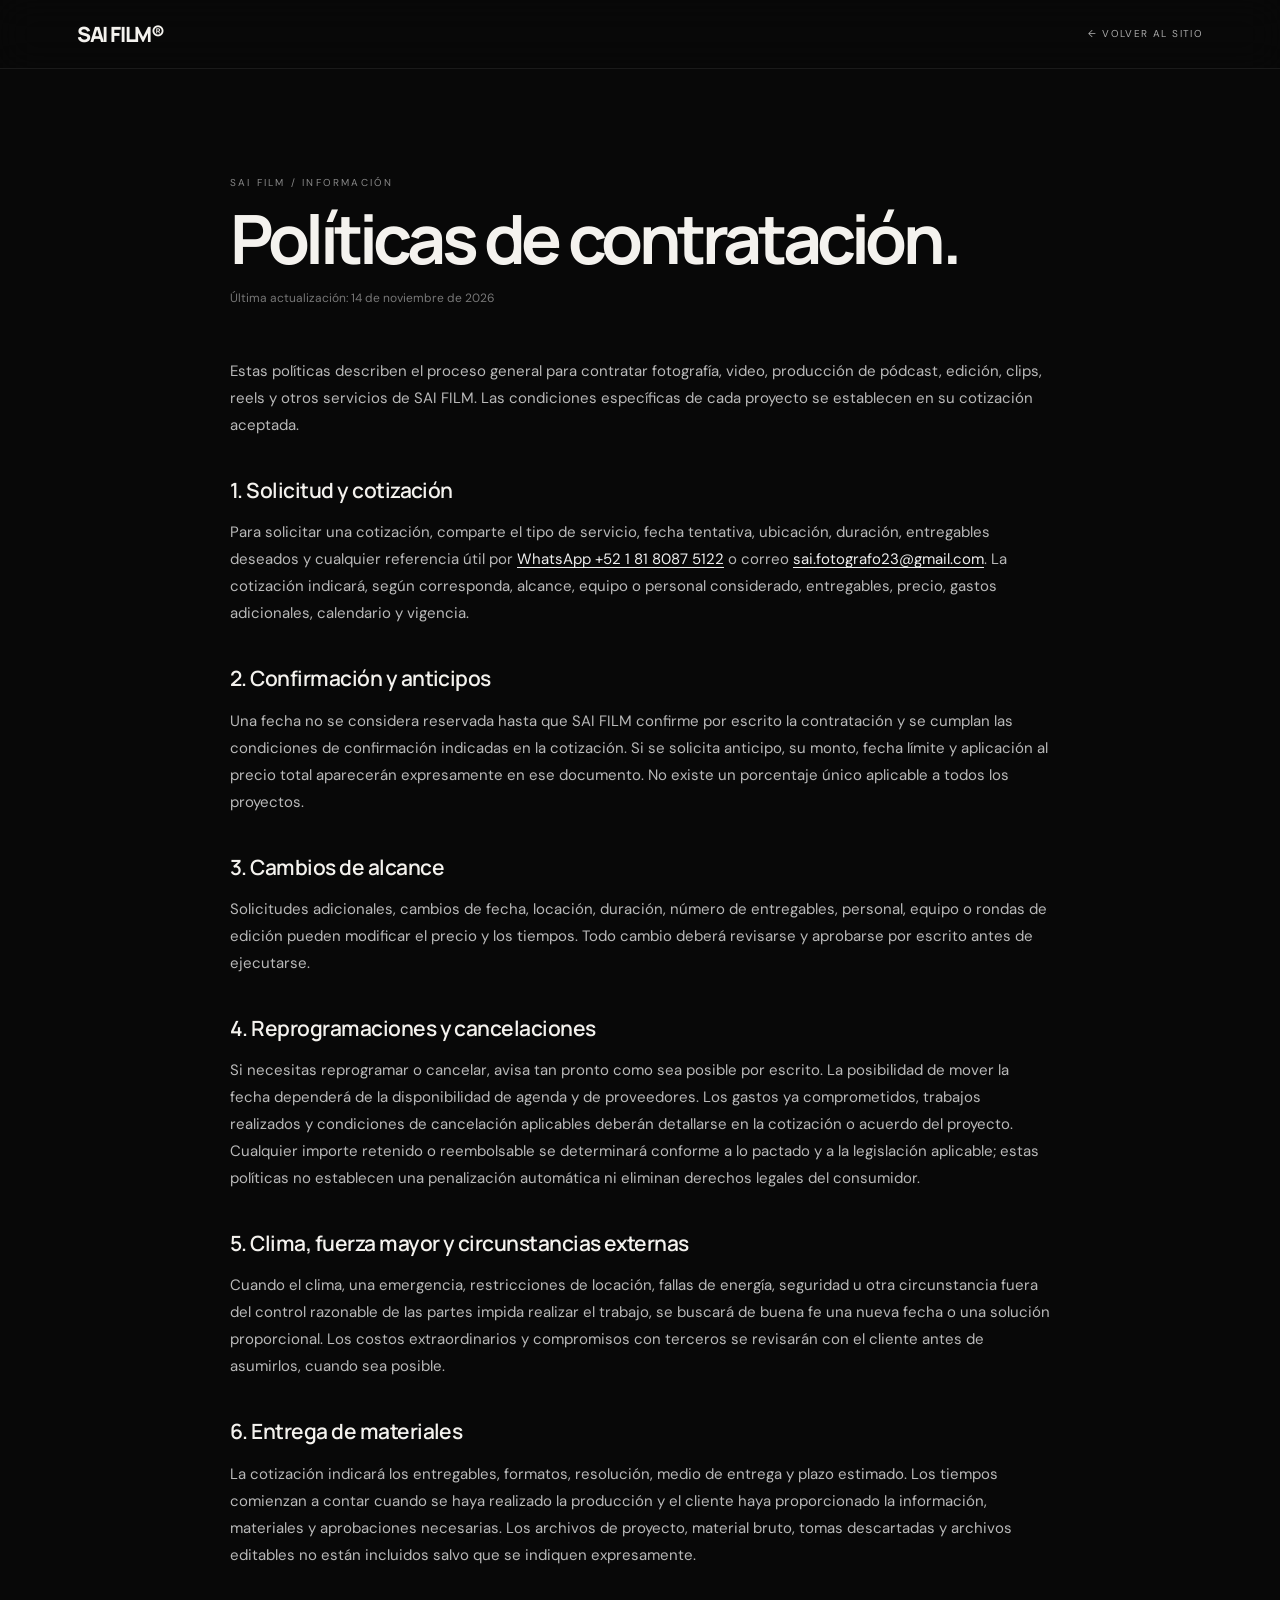
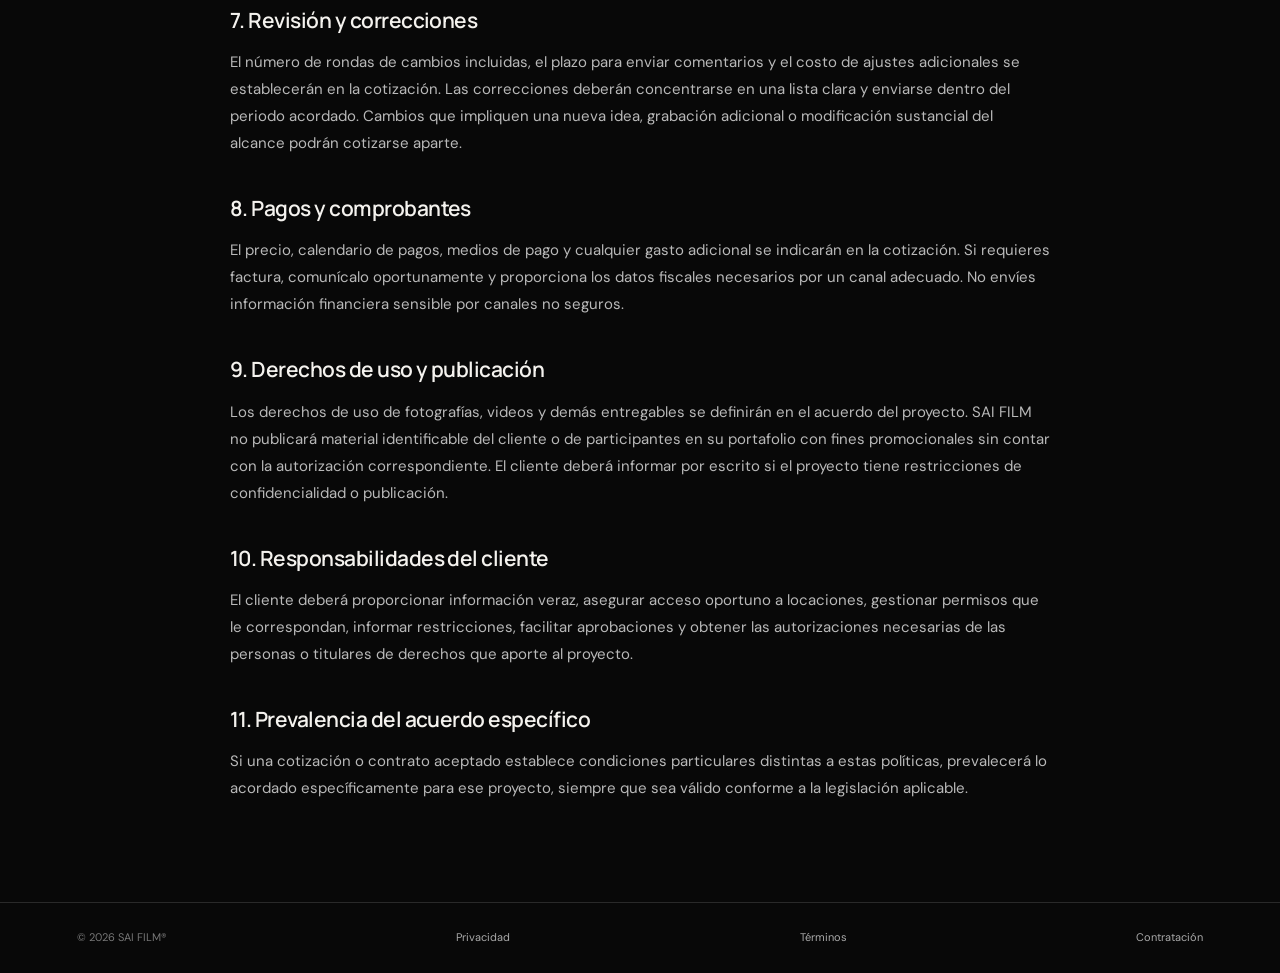
<file: politicas-de-contratacion.html>
<!doctype html>
<html lang="es">
<head>
<meta charset="utf-8">
<meta name="viewport" content="width=device-width,initial-scale=1">
<meta name="theme-color" content="#080808">
<meta name="description" content="Políticas de contratación — SAI FILM.">
<title>Políticas de contratación | SAI FILM®</title>
<link rel="preconnect" href="https://fonts.googleapis.com">
<link href="https://fonts.googleapis.com/css2?family=DM+Sans:wght@400;500;600;700&family=Manrope:wght@400;500;600;700;800&display=swap" rel="stylesheet">
<style>
:root{color-scheme:dark;--bg:#080808;--fg:#f4f2ee;--muted:#999;--line:#292929}
*{box-sizing:border-box}html{scroll-behavior:smooth}body{margin:0;background:var(--bg);color:var(--fg);font:15px/1.8 'DM Sans',sans-serif}
a{color:inherit}.top{position:sticky;top:0;z-index:5;display:flex;justify-content:space-between;align-items:center;padding:20px 6%;background:#080808df;backdrop-filter:blur(18px);border-bottom:1px solid #ffffff14}
.logo{font:800 21px Manrope,sans-serif;letter-spacing:-1.2px;text-decoration:none}.back{font-size:10px;letter-spacing:.14em;text-transform:uppercase;color:#aaa;text-decoration:none}
main{width:min(820px,88%);margin:clamp(55px,9vw,105px) auto 100px}.eyebrow{color:#888;font-size:10px;letter-spacing:.22em;text-transform:uppercase}
h1{font:700 clamp(38px,7vw,68px)/1.02 Manrope,sans-serif;letter-spacing:-.065em;margin:12px 0 15px}
.updated{color:#777;font-size:12px;margin-bottom:48px}
h2{font:600 21px/1.3 Manrope,sans-serif;letter-spacing:-.025em;margin:38px 0 10px}
p,li{color:#b9b9b9}ul{padding-left:22px}li{margin:7px 0}
.notice{margin:30px 0;padding:18px 20px;border:1px solid #554b34;background:#17140f;color:#d8c9a6;font-size:13px;line-height:1.7}
a.inline{color:#eee;text-underline-offset:3px}
footer{border-top:1px solid var(--line);padding:25px 6%;display:flex;justify-content:space-between;gap:15px;flex-wrap:wrap;color:#777;font-size:11px}
footer a{text-decoration:none;color:#aaa}
@media(max-width:600px){.top{padding:16px 5%}.back{font-size:9px}main{width:90%;margin-top:48px}h2{font-size:19px}}
</style>
</head>
<body>
<header class="top"><a class="logo" href="./">SAI FILM®</a><a class="back" href="./">← Volver al sitio</a></header>
<main><p class="eyebrow">SAI FILM / INFORMACIÓN</p>
<h1>Políticas de contratación.</h1>
<p class="updated">Última actualización: 14 de noviembre de 2026</p>
<p>Estas políticas describen el proceso general para contratar fotografía, video, producción de pódcast, edición, clips, reels y otros servicios de SAI FILM. Las condiciones específicas de cada proyecto se establecen en su cotización aceptada.</p>
<h2>1. Solicitud y cotización</h2>
<p>Para solicitar una cotización, comparte el tipo de servicio, fecha tentativa, ubicación, duración, entregables deseados y cualquier referencia útil por <a class="inline" href="https://wa.me/528180875122" target="_blank" rel="noopener">WhatsApp +52 1 81 8087 5122</a> o correo <a class="inline" href="mailto:sai.fotografo23@gmail.com">sai.fotografo23@gmail.com</a>. La cotización indicará, según corresponda, alcance, equipo o personal considerado, entregables, precio, gastos adicionales, calendario y vigencia.</p>
<h2>2. Confirmación y anticipos</h2>
<p>Una fecha no se considera reservada hasta que SAI FILM confirme por escrito la contratación y se cumplan las condiciones de confirmación indicadas en la cotización. Si se solicita anticipo, su monto, fecha límite y aplicación al precio total aparecerán expresamente en ese documento. No existe un porcentaje único aplicable a todos los proyectos.</p>
<h2>3. Cambios de alcance</h2>
<p>Solicitudes adicionales, cambios de fecha, locación, duración, número de entregables, personal, equipo o rondas de edición pueden modificar el precio y los tiempos. Todo cambio deberá revisarse y aprobarse por escrito antes de ejecutarse.</p>
<h2>4. Reprogramaciones y cancelaciones</h2>
<p>Si necesitas reprogramar o cancelar, avisa tan pronto como sea posible por escrito. La posibilidad de mover la fecha dependerá de la disponibilidad de agenda y de proveedores. Los gastos ya comprometidos, trabajos realizados y condiciones de cancelación aplicables deberán detallarse en la cotización o acuerdo del proyecto. Cualquier importe retenido o reembolsable se determinará conforme a lo pactado y a la legislación aplicable; estas políticas no establecen una penalización automática ni eliminan derechos legales del consumidor.</p>
<h2>5. Clima, fuerza mayor y circunstancias externas</h2>
<p>Cuando el clima, una emergencia, restricciones de locación, fallas de energía, seguridad u otra circunstancia fuera del control razonable de las partes impida realizar el trabajo, se buscará de buena fe una nueva fecha o una solución proporcional. Los costos extraordinarios y compromisos con terceros se revisarán con el cliente antes de asumirlos, cuando sea posible.</p>
<h2>6. Entrega de materiales</h2>
<p>La cotización indicará los entregables, formatos, resolución, medio de entrega y plazo estimado. Los tiempos comienzan a contar cuando se haya realizado la producción y el cliente haya proporcionado la información, materiales y aprobaciones necesarias. Los archivos de proyecto, material bruto, tomas descartadas y archivos editables no están incluidos salvo que se indiquen expresamente.</p>
<h2>7. Revisión y correcciones</h2>
<p>El número de rondas de cambios incluidas, el plazo para enviar comentarios y el costo de ajustes adicionales se establecerán en la cotización. Las correcciones deberán concentrarse en una lista clara y enviarse dentro del periodo acordado. Cambios que impliquen una nueva idea, grabación adicional o modificación sustancial del alcance podrán cotizarse aparte.</p>
<h2>8. Pagos y comprobantes</h2>
<p>El precio, calendario de pagos, medios de pago y cualquier gasto adicional se indicarán en la cotización. Si requieres factura, comunícalo oportunamente y proporciona los datos fiscales necesarios por un canal adecuado. No envíes información financiera sensible por canales no seguros.</p>
<h2>9. Derechos de uso y publicación</h2>
<p>Los derechos de uso de fotografías, videos y demás entregables se definirán en el acuerdo del proyecto. SAI FILM no publicará material identificable del cliente o de participantes en su portafolio con fines promocionales sin contar con la autorización correspondiente. El cliente deberá informar por escrito si el proyecto tiene restricciones de confidencialidad o publicación.</p>
<h2>10. Responsabilidades del cliente</h2>
<p>El cliente deberá proporcionar información veraz, asegurar acceso oportuno a locaciones, gestionar permisos que le correspondan, informar restricciones, facilitar aprobaciones y obtener las autorizaciones necesarias de las personas o titulares de derechos que aporte al proyecto.</p>
<h2>11. Prevalencia del acuerdo específico</h2>
<p>Si una cotización o contrato aceptado establece condiciones particulares distintas a estas políticas, prevalecerá lo acordado específicamente para ese proyecto, siempre que sea válido conforme a la legislación aplicable.</p>
</main>
<footer><span>© 2026 SAI FILM®</span><a href="./aviso-de-privacidad.html">Privacidad</a><a href="./terminos-y-condiciones.html">Términos</a><a href="./politicas-de-contratacion.html">Contratación</a></footer>
</body></html>
</file>
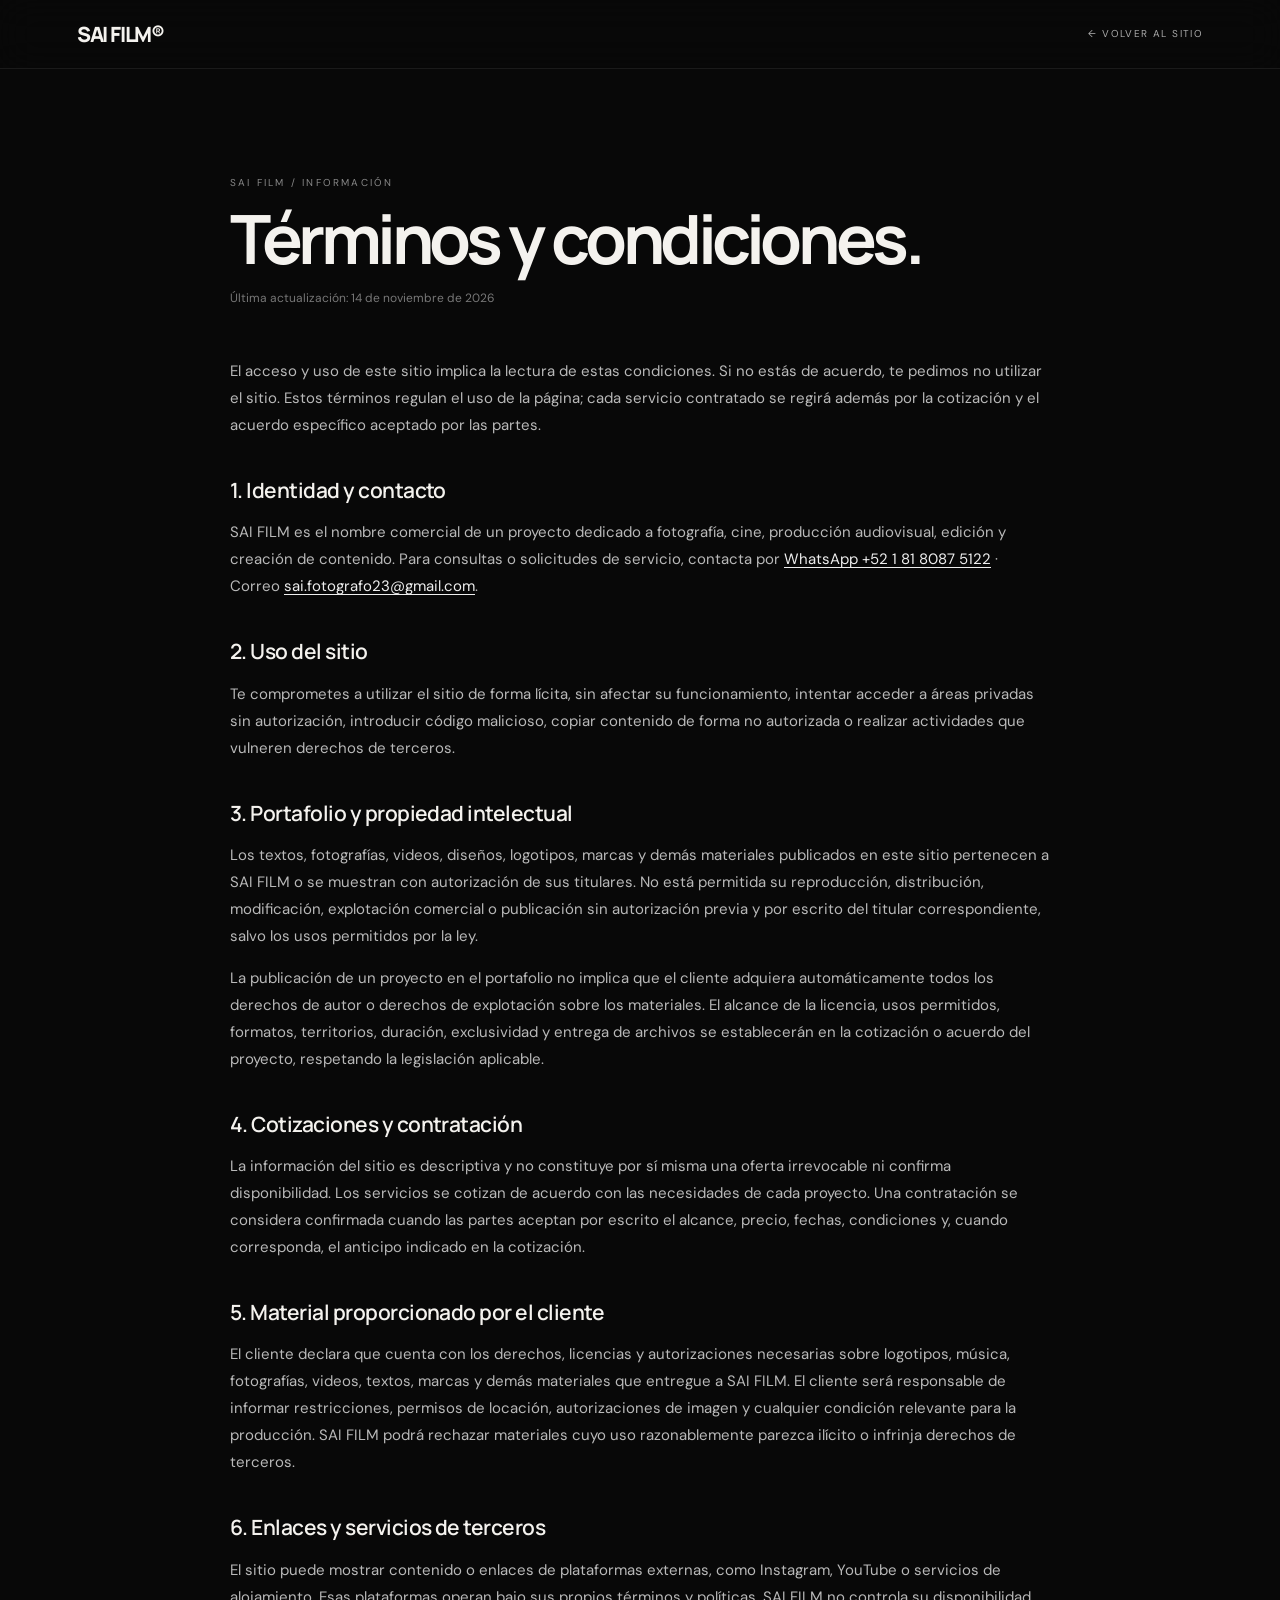
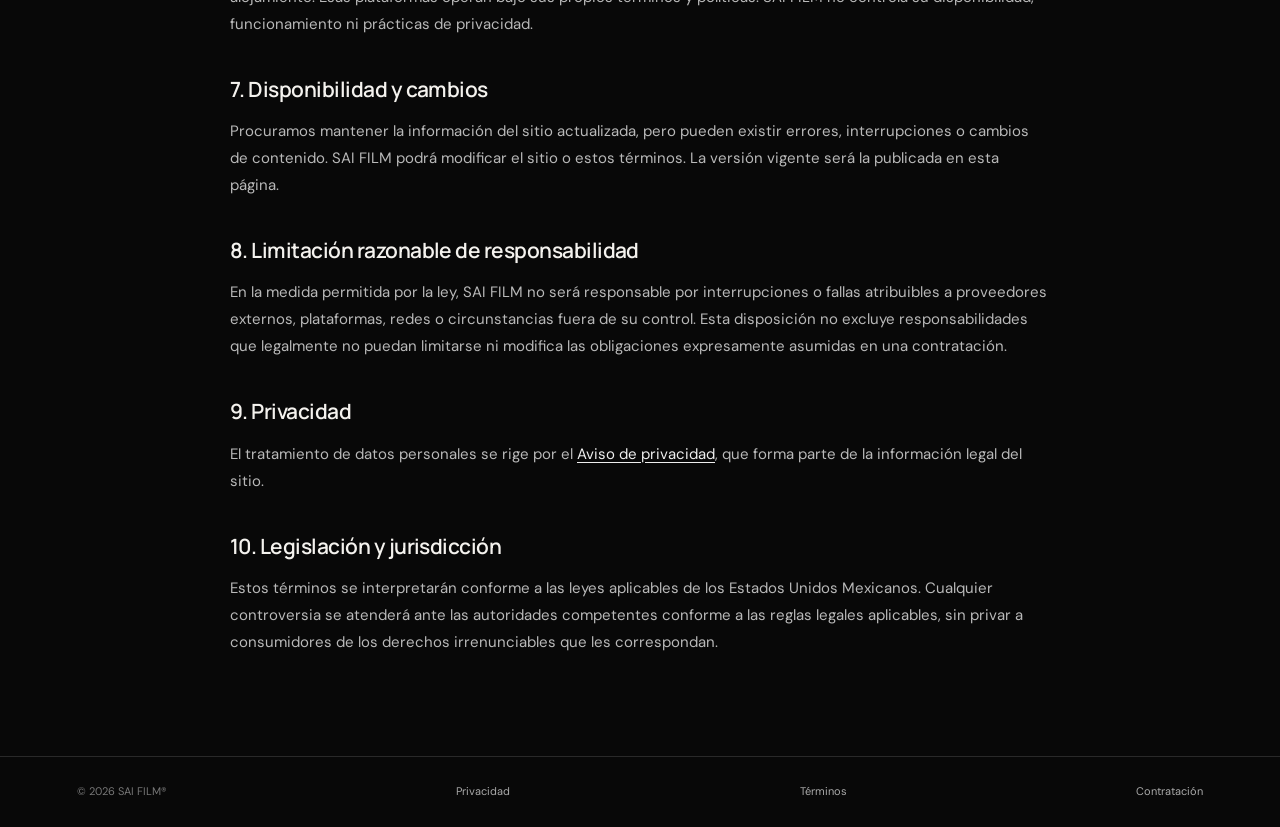
<file: terminos-y-condiciones.html>
<!doctype html>
<html lang="es">
<head>
<meta charset="utf-8">
<meta name="viewport" content="width=device-width,initial-scale=1">
<meta name="theme-color" content="#080808">
<meta name="description" content="Términos y condiciones — SAI FILM.">
<title>Términos y condiciones | SAI FILM®</title>
<link rel="preconnect" href="https://fonts.googleapis.com">
<link href="https://fonts.googleapis.com/css2?family=DM+Sans:wght@400;500;600;700&family=Manrope:wght@400;500;600;700;800&display=swap" rel="stylesheet">
<style>
:root{color-scheme:dark;--bg:#080808;--fg:#f4f2ee;--muted:#999;--line:#292929}
*{box-sizing:border-box}html{scroll-behavior:smooth}body{margin:0;background:var(--bg);color:var(--fg);font:15px/1.8 'DM Sans',sans-serif}
a{color:inherit}.top{position:sticky;top:0;z-index:5;display:flex;justify-content:space-between;align-items:center;padding:20px 6%;background:#080808df;backdrop-filter:blur(18px);border-bottom:1px solid #ffffff14}
.logo{font:800 21px Manrope,sans-serif;letter-spacing:-1.2px;text-decoration:none}.back{font-size:10px;letter-spacing:.14em;text-transform:uppercase;color:#aaa;text-decoration:none}
main{width:min(820px,88%);margin:clamp(55px,9vw,105px) auto 100px}.eyebrow{color:#888;font-size:10px;letter-spacing:.22em;text-transform:uppercase}
h1{font:700 clamp(38px,7vw,68px)/1.02 Manrope,sans-serif;letter-spacing:-.065em;margin:12px 0 15px}
.updated{color:#777;font-size:12px;margin-bottom:48px}
h2{font:600 21px/1.3 Manrope,sans-serif;letter-spacing:-.025em;margin:38px 0 10px}
p,li{color:#b9b9b9}ul{padding-left:22px}li{margin:7px 0}
.notice{margin:30px 0;padding:18px 20px;border:1px solid #554b34;background:#17140f;color:#d8c9a6;font-size:13px;line-height:1.7}
a.inline{color:#eee;text-underline-offset:3px}
footer{border-top:1px solid var(--line);padding:25px 6%;display:flex;justify-content:space-between;gap:15px;flex-wrap:wrap;color:#777;font-size:11px}
footer a{text-decoration:none;color:#aaa}
@media(max-width:600px){.top{padding:16px 5%}.back{font-size:9px}main{width:90%;margin-top:48px}h2{font-size:19px}}
</style>
</head>
<body>
<header class="top"><a class="logo" href="./">SAI FILM®</a><a class="back" href="./">← Volver al sitio</a></header>
<main><p class="eyebrow">SAI FILM / INFORMACIÓN</p>
<h1>Términos y condiciones.</h1>
<p class="updated">Última actualización: 14 de noviembre de 2026</p>
<p>El acceso y uso de este sitio implica la lectura de estas condiciones. Si no estás de acuerdo, te pedimos no utilizar el sitio. Estos términos regulan el uso de la página; cada servicio contratado se regirá además por la cotización y el acuerdo específico aceptado por las partes.</p>
<h2>1. Identidad y contacto</h2>
<p>SAI FILM es el nombre comercial de un proyecto dedicado a fotografía, cine, producción audiovisual, edición y creación de contenido. Para consultas o solicitudes de servicio, contacta por <a class="inline" href="https://wa.me/528180875122" target="_blank" rel="noopener">WhatsApp +52 1 81 8087 5122</a> · Correo <a class="inline" href="mailto:sai.fotografo23@gmail.com">sai.fotografo23@gmail.com</a>.</p>
<h2>2. Uso del sitio</h2>
<p>Te comprometes a utilizar el sitio de forma lícita, sin afectar su funcionamiento, intentar acceder a áreas privadas sin autorización, introducir código malicioso, copiar contenido de forma no autorizada o realizar actividades que vulneren derechos de terceros.</p>
<h2>3. Portafolio y propiedad intelectual</h2>
<p>Los textos, fotografías, videos, diseños, logotipos, marcas y demás materiales publicados en este sitio pertenecen a SAI FILM o se muestran con autorización de sus titulares. No está permitida su reproducción, distribución, modificación, explotación comercial o publicación sin autorización previa y por escrito del titular correspondiente, salvo los usos permitidos por la ley.</p>
<p>La publicación de un proyecto en el portafolio no implica que el cliente adquiera automáticamente todos los derechos de autor o derechos de explotación sobre los materiales. El alcance de la licencia, usos permitidos, formatos, territorios, duración, exclusividad y entrega de archivos se establecerán en la cotización o acuerdo del proyecto, respetando la legislación aplicable.</p>
<h2>4. Cotizaciones y contratación</h2>
<p>La información del sitio es descriptiva y no constituye por sí misma una oferta irrevocable ni confirma disponibilidad. Los servicios se cotizan de acuerdo con las necesidades de cada proyecto. Una contratación se considera confirmada cuando las partes aceptan por escrito el alcance, precio, fechas, condiciones y, cuando corresponda, el anticipo indicado en la cotización.</p>
<h2>5. Material proporcionado por el cliente</h2>
<p>El cliente declara que cuenta con los derechos, licencias y autorizaciones necesarias sobre logotipos, música, fotografías, videos, textos, marcas y demás materiales que entregue a SAI FILM. El cliente será responsable de informar restricciones, permisos de locación, autorizaciones de imagen y cualquier condición relevante para la producción. SAI FILM podrá rechazar materiales cuyo uso razonablemente parezca ilícito o infrinja derechos de terceros.</p>
<h2>6. Enlaces y servicios de terceros</h2>
<p>El sitio puede mostrar contenido o enlaces de plataformas externas, como Instagram, YouTube o servicios de alojamiento. Esas plataformas operan bajo sus propios términos y políticas. SAI FILM no controla su disponibilidad, funcionamiento ni prácticas de privacidad.</p>
<h2>7. Disponibilidad y cambios</h2>
<p>Procuramos mantener la información del sitio actualizada, pero pueden existir errores, interrupciones o cambios de contenido. SAI FILM podrá modificar el sitio o estos términos. La versión vigente será la publicada en esta página.</p>
<h2>8. Limitación razonable de responsabilidad</h2>
<p>En la medida permitida por la ley, SAI FILM no será responsable por interrupciones o fallas atribuibles a proveedores externos, plataformas, redes o circunstancias fuera de su control. Esta disposición no excluye responsabilidades que legalmente no puedan limitarse ni modifica las obligaciones expresamente asumidas en una contratación.</p>
<h2>9. Privacidad</h2>
<p>El tratamiento de datos personales se rige por el <a class="inline" href="./aviso-de-privacidad.html">Aviso de privacidad</a>, que forma parte de la información legal del sitio.</p>
<h2>10. Legislación y jurisdicción</h2>
<p>Estos términos se interpretarán conforme a las leyes aplicables de los Estados Unidos Mexicanos. Cualquier controversia se atenderá ante las autoridades competentes conforme a las reglas legales aplicables, sin privar a consumidores de los derechos irrenunciables que les correspondan.</p>
</main>
<footer><span>© 2026 SAI FILM®</span><a href="./aviso-de-privacidad.html">Privacidad</a><a href="./terminos-y-condiciones.html">Términos</a><a href="./politicas-de-contratacion.html">Contratación</a></footer>
</body></html>
</file>
<file: admin/admin.css>
@import url('https://fonts.googleapis.com/css2?family=DM+Sans:wght@400;500;600;700&family=Manrope:wght@500;600;700;800&display=swap');:root{color-scheme:dark;--bg:#090909;--panel:#141414;--line:#303030;--white:#f2f0eb;--muted:#929292;--accent:#d7c6a4}*{box-sizing:border-box}body{margin:0;background:var(--bg);color:var(--white);font:14px 'DM Sans',sans-serif}.shell{max-width:1440px;margin:auto;padding:26px 5% 40px}.top,.welcome,.editor-head,.media-heading,.actions,.video-add{display:flex;align-items:center;justify-content:space-between;gap:16px}.top{border-bottom:1px solid var(--line);padding-bottom:22px;font-size:10px;letter-spacing:2px;color:var(--muted)}.brand{font:800 22px Manrope;color:var(--white);text-decoration:none}.panel{background:var(--panel);border:1px solid var(--line);padding:28px;border-radius:5px}.login{max-width:480px;margin:9vh auto}.eyebrow{font-size:10px;letter-spacing:2.5px;color:var(--accent);margin:0 0 12px}.login h1,.welcome h1{font:700 clamp(44px,7vw,76px)/.95 Manrope;letter-spacing:-.07em;margin:0 0 16px}.muted,.hint{color:var(--muted);line-height:1.6}label{display:grid;gap:8px;font-size:12px;color:#ccc}input,textarea,select{width:100%;background:#0b0b0b;border:1px solid #383838;color:white;padding:13px 14px;border-radius:2px;font:14px 'DM Sans';min-width:0}textarea{resize:vertical}button{font:600 12px 'DM Sans';padding:13px 17px;cursor:pointer;border:1px solid #555;background:transparent;color:white;border-radius:2px}button:disabled{opacity:.3;cursor:not-allowed}.primary{background:var(--white);color:#111;border-color:var(--white)}.ghost:hover{border-color:var(--accent);color:var(--accent)}.danger{border-color:#8c4545;color:#f0aaaa}.full{width:100%}.login form{display:grid;gap:16px;margin-top:28px}.welcome{padding:42px 0 28px;align-items:end}.welcome h1{font-size:clamp(42px,6vw,66px)}.tabs{display:flex;gap:8px;flex-wrap:wrap;margin-bottom:18px}.tab.active{background:var(--accent);color:#111;border-color:var(--accent)}.tab-panel[hidden]{display:none}.layout{display:grid;grid-template-columns:280px minmax(0,1fr);gap:18px;align-items:start}.sidebar{position:sticky;top:16px}.sidebar h2{font:600 16px Manrope;margin:28px 0 14px}.project-list{display:grid;gap:7px}.project-item{width:100%;text-align:left;display:flex;justify-content:space-between;gap:10px;padding:12px;background:#0d0d0d;border-color:#292929}.project-item.active{border-color:var(--accent)}.project-item small{color:var(--muted)}.editor-head{padding-bottom:22px;border-bottom:1px solid var(--line);margin-bottom:22px}.editor-head h2{font:600 25px Manrope;margin:0}.status{font-size:11px;color:var(--muted)}.fields{display:grid;grid-template-columns:1fr 1fr;gap:17px}.wide{grid-column:1/-1}.check{display:flex;align-items:center;gap:10px}.check input{width:auto}.media-section{border-top:1px solid var(--line);margin-top:28px;padding-top:24px}.media-heading{margin-bottom:18px}.media-heading h3{font:600 19px Manrope;margin:0}.upload{display:inline-flex;padding:13px 17px;border:1px dashed #666;cursor:pointer;color:var(--accent);margin-bottom:18px}.upload input{display:none}.media-grid{display:grid;grid-template-columns:repeat(auto-fill,minmax(190px,1fr));gap:12px}.media-card{background:#090909;border:1px solid var(--line);padding:10px;min-width:0;display:grid;gap:9px}.media-card img,.video-thumb{width:100%;height:125px;object-fit:cover;background:#222}.media-card video,.media-card .admin-video-preview{display:block;width:100%;height:125px;max-height:125px;object-fit:contain;object-position:center;background:#050505;border:0;border-radius:2px;min-width:0}.media-card label{font-size:10px;gap:4px}.media-card input{padding:8px;font-size:11px}.media-card p{font-size:10px;color:#bbb;margin:0}.media-actions{display:flex;gap:5px;flex-wrap:wrap}.media-card button{font-size:10px;padding:7px}.video-add{margin-top:16px}.video-add input{flex:1}.hint{font-size:11px}.actions{justify-content:flex-start;border-top:1px solid var(--line);margin-top:26px;padding-top:22px}.message{min-height:20px;color:var(--accent);font-size:12px}.message.error{color:#ff9a9a}.settings-fields{margin-top:24px}.category-form{display:grid;grid-template-columns:1fr 130px auto;gap:10px;margin:20px 0}.category-list{display:grid;gap:10px}.category-row{display:grid;grid-template-columns:1fr 100px auto auto auto;gap:10px;align-items:end;padding:14px;background:#0b0b0b;border:1px solid var(--line)}.category-row .check{display:flex;align-items:center;gap:6px}.category-row .check input{width:auto}footer{text-align:center;padding-top:32px;color:#626262;font-size:9px;letter-spacing:2px}@media(max-width:850px){.layout{grid-template-columns:1fr}.sidebar{position:static}.project-list{grid-template-columns:repeat(auto-fill,minmax(150px,1fr))}.category-row{grid-template-columns:1fr 90px auto;}.category-row .check{grid-column:1}.category-row button{grid-row:2}}@media(max-width:560px){.shell{padding:18px 4%}.panel{padding:18px}.fields{grid-template-columns:1fr}.wide{grid-column:auto}.welcome{align-items:start}.media-heading{align-items:start;flex-direction:column}.video-add{align-items:stretch;flex-direction:column}.actions{flex-wrap:wrap}.category-form{grid-template-columns:1fr 90px}.category-form button{grid-column:1/-1}.category-row{grid-template-columns:1fr 1fr}.category-row button{grid-row:auto}.tabs button{flex:1}.media-grid{grid-template-columns:repeat(2,minmax(0,1fr))}}
.hero-image-control{display:grid;gap:12px}.hero-image-control img{max-width:100%;width:min(560px,100%);max-height:230px;object-fit:cover;border:1px solid var(--line)}.replace-image{font-size:10px;color:var(--accent)}.replace-image input{padding:7px;font-size:10px}
\n.service-admin-layout{display:grid;grid-template-columns:minmax(230px,.8fr) minmax(0,1.5fr);gap:24px}.service-form{display:grid;gap:14px}.service-form-actions{display:flex;gap:8px;flex-wrap:wrap}.service-admin-layout h3{font:600 16px Manrope;margin:25px 0 12px}.service-admin-list{display:grid;gap:7px}.service-admin-row{display:grid;grid-template-columns:1fr auto;gap:6px}.service-admin-row>button:first-child{display:flex;justify-content:space-between;align-items:center;text-align:left;background:#0b0b0b;border-color:var(--line)}.service-admin-row>button.active{border-color:var(--accent)}.service-admin-row small{font-size:9px;color:var(--muted)}.service-gallery-editor{min-width:0}.service-gallery-editor .editor-head h3{margin:0}.service-gallery-editor .upload input{display:none}@media(max-width:700px){.service-admin-layout{grid-template-columns:1fr}.service-admin-layout .media-grid{grid-template-columns:repeat(2,minmax(0,1fr))}}\n

/* Selector nativo de archivos: el input cubre el botón y recibe directamente el toque móvil. */
.upload-row{display:flex;align-items:center;gap:10px;margin-bottom:18px}
.upload-button{position:relative;display:flex;justify-content:center;align-items:center;min-height:48px;padding:13px 20px;border:1px dashed #9b8968;background:transparent;color:var(--accent);cursor:pointer;touch-action:manipulation;overflow:hidden}
.upload-button:has(input:disabled){opacity:.35;cursor:not-allowed}
.file-picker-input{position:absolute!important;inset:0!important;width:100%!important;height:100%!important;opacity:0!important;cursor:pointer!important;pointer-events:auto!important;margin:0!important;padding:0!important}
@media(max-width:700px){.upload-row{display:block}.upload-button{width:100%;min-height:52px}}

/* Selector nativo de archivos también para portafolios de servicios: evita display:none en móviles. */
.upload{position:relative;overflow:hidden;min-height:48px;align-items:center}
.upload input,.service-gallery-editor .upload input{position:absolute!important;inset:0!important;width:100%!important;height:100%!important;display:block!important;opacity:0!important;cursor:pointer!important;pointer-events:auto!important;margin:0!important;padding:0!important}
</file>
